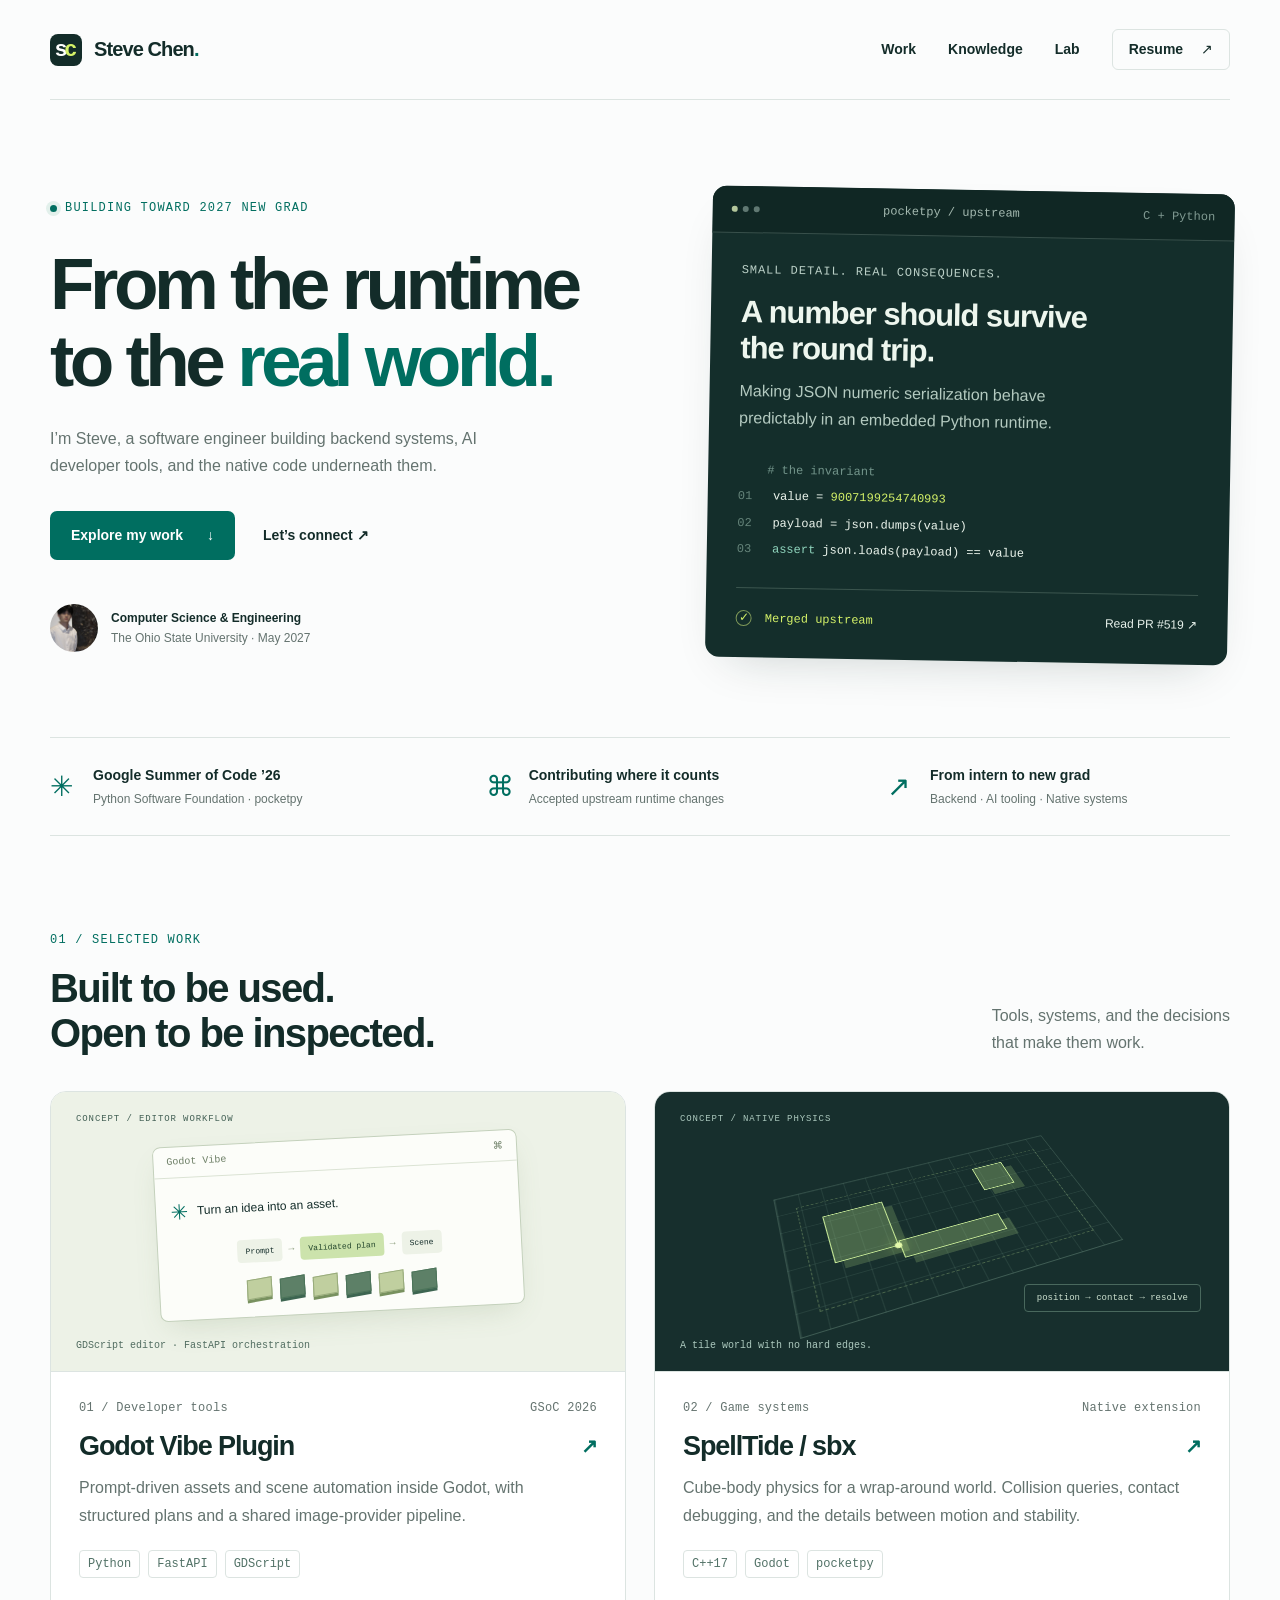
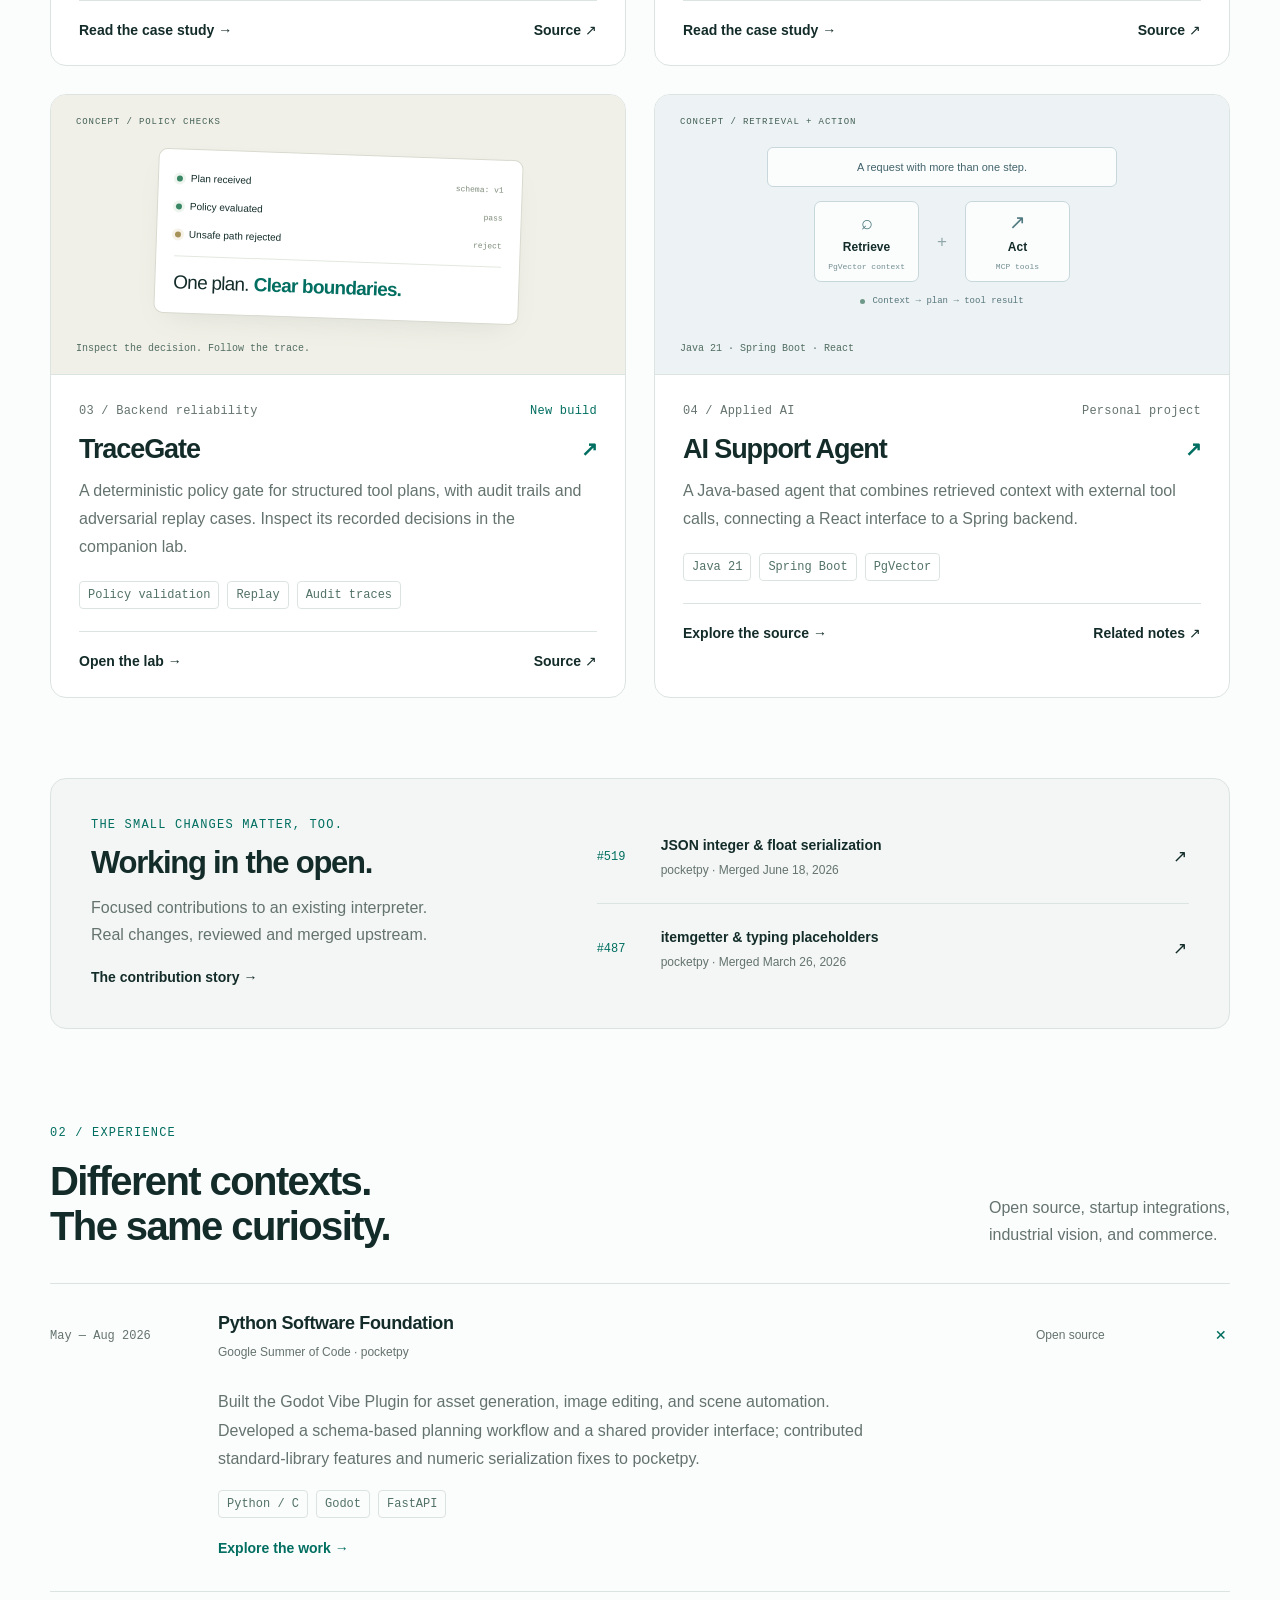
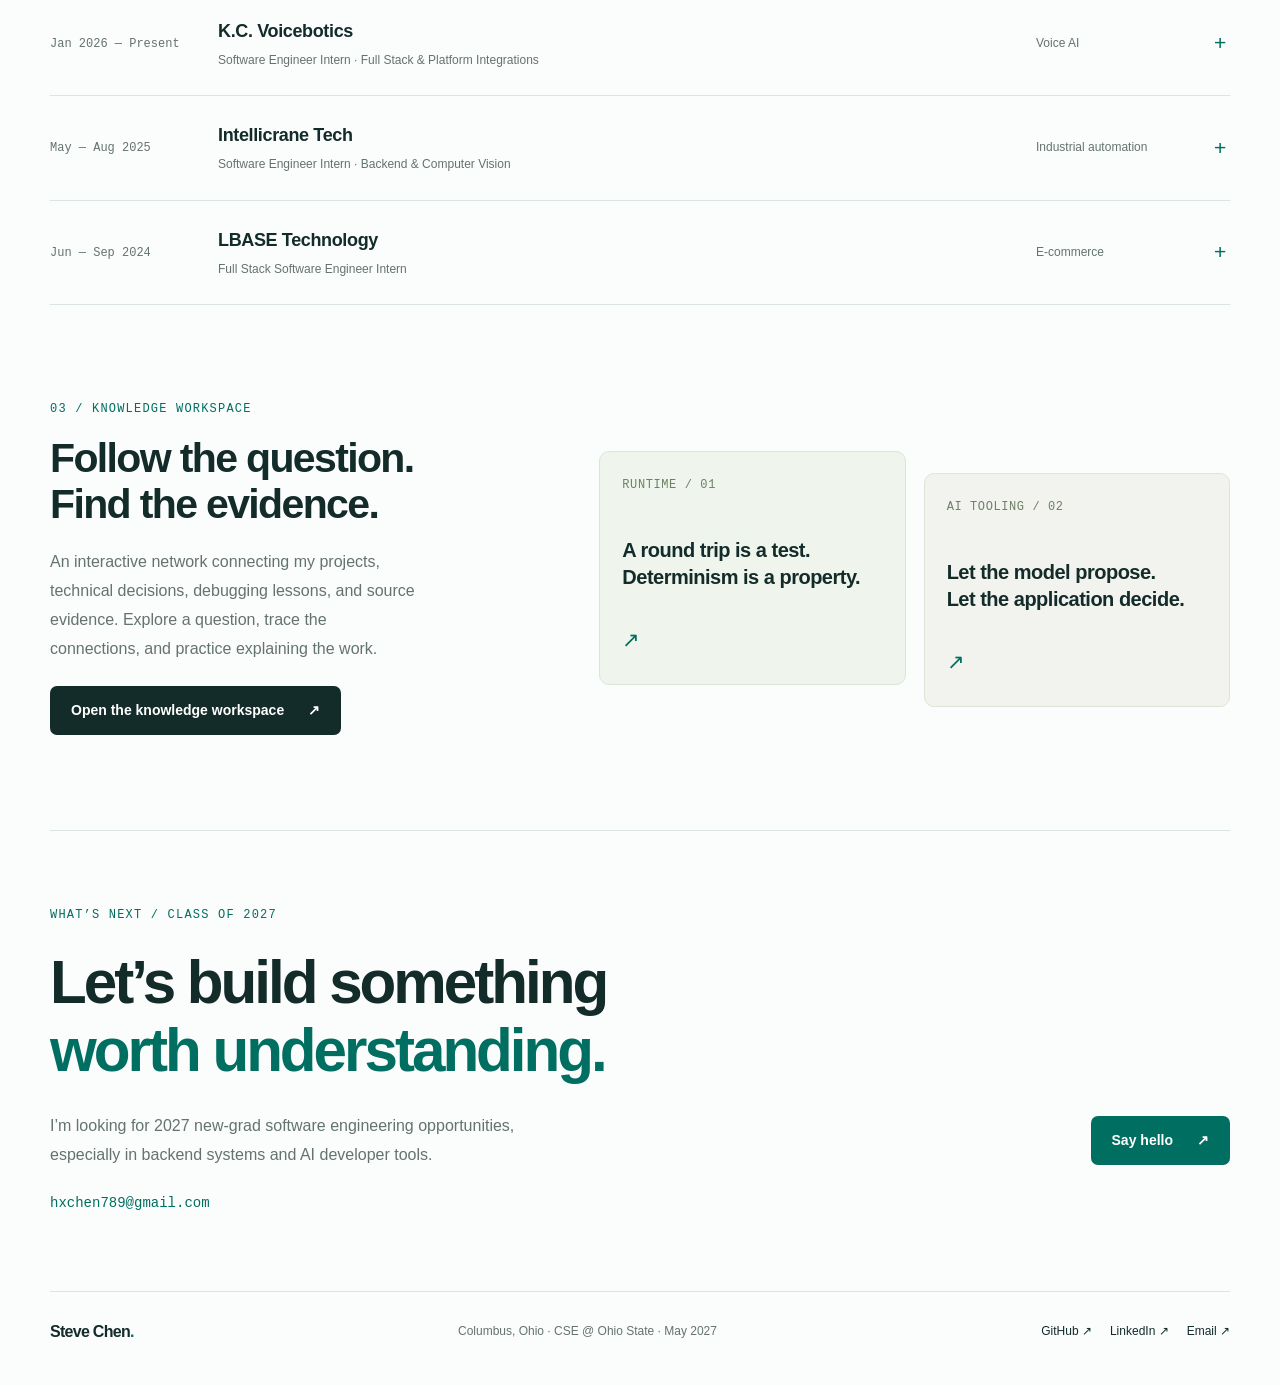
<file: index.html>
<!doctype html>
<html lang="en"><head><meta charset="utf-8"><meta name="viewport" content="width=device-width,initial-scale=1"><title>Steve Chen — Software Engineer · Class of 2027</title><meta name="description" content="Software engineer working across backend systems, AI developer tools, and native runtimes. Ohio State CSE, May 2027. GSoC 2026 and merged pocketpy contributions."><meta name="theme-color" content="#132c29"><meta property="og:title" content="Steve Chen — Software Engineer · Class of 2027"><meta property="og:description" content="Software engineer working across backend systems, AI developer tools, and native runtimes. Ohio State CSE, May 2027. GSoC 2026 and merged pocketpy contributions."><meta property="og:type" content="website"><link rel="icon" href="assets/favicon.svg" type="image/svg+xml"><link rel="stylesheet" href="styles.css"></head><body><a class="skip-link" href="#main">Skip to content</a>
<header class="site-header container">
  <a class="nav-mark" href="index.html" aria-label="Steve Chen home"><span class="monogram" aria-hidden="true">s<span>c</span></span>Steve Chen<span class="brand-dot">.</span></a>
  <nav class="nav-links" aria-label="Main navigation"><a href="index.html#work">Work</a><a href="knowledge.html">Knowledge</a><a href="lab.html">Lab</a><a class="nav-resume" href="assets/Steve_Chen_Resume.pdf">Resume <span aria-hidden="true">↗</span></a></nav>
</header>
<main id="main">
<section class="hero container" aria-labelledby="hero-title">
  <div class="hero-copy"><p class="eyebrow availability"><span class="status-dot"></span> Building toward 2027 new grad</p>
    <h1 id="hero-title">From the runtime<br>to the <span class="accent-text">real world.</span></h1>
    <p class="hero-description">I’m Steve, a software engineer building backend systems, AI developer tools, and the native code underneath them.</p>
    <div class="hero-actions"><a class="button button-primary" href="#work">Explore my work <span aria-hidden="true">↓</span></a><a class="text-link" href="mailto:hxchen789@gmail.com">Let’s connect <span aria-hidden="true">↗</span></a></div>
    <div class="hero-person"><img src="assets/avatar-crop.png" alt="Steve Chen" width="48" height="48"><p><strong>Computer Science &amp; Engineering</strong><span>The Ohio State University · May 2027</span></p></div>
  </div>
  <aside class="code-card" aria-label="Featured open-source contribution">
    <div class="code-top"><span><i></i><i></i><i></i></span><span>pocketpy / upstream</span><span class="code-file">C + Python</span></div>
    <div class="code-card-body"><p class="code-kicker">SMALL DETAIL. REAL CONSEQUENCES.</p><h2>A number should survive<br>the round trip.</h2><p class="code-explainer">Making JSON numeric serialization behave predictably in an embedded Python runtime.</p>
    <div class="code-snippet" aria-label="Illustrative round-trip invariant"><span class="code-comment"># the invariant</span><code><span class="code-line"><b>01</b> value = <em>9007199254740993</em></span><span class="code-line"><b>02</b> payload = json.dumps(value)</span><span class="code-line"><b>03</b> <strong>assert</strong> json.loads(payload) == value</span></code></div>
    <div class="code-bottom"><span class="merged-badge"><span aria-hidden="true">✓</span> Merged upstream</span><a href="https://github.com/pocketpy/pocketpy/pull/519">Read PR #519 <span aria-hidden="true">↗</span></a></div></div>
  </aside>
</section>
<div class="proof-strip container" aria-label="Background highlights"><p><span class="proof-symbol" aria-hidden="true">✳</span><span><strong>Google Summer of Code ’26</strong><small>Python Software Foundation · pocketpy</small></span></p><p><span class="proof-symbol" aria-hidden="true">⌘</span><span><strong>Contributing where it counts</strong><small>Accepted upstream runtime changes</small></span></p><p><span class="proof-symbol" aria-hidden="true">↗</span><span><strong>From intern to new grad</strong><small>Backend · AI tooling · Native systems</small></span></p></div>
<section class="section container" id="work" aria-labelledby="work-title">
  <div class="section-head"><div><p class="eyebrow">01 / Selected work</p><h2 id="work-title">Built to be used.<br>Open to be inspected.</h2></div><p>Tools, systems, and the decisions<br class="desktop-break"> that make them work.</p></div>
  <div class="project-grid">
    <article class="project-card"><a class="project-visual vibe-visual" href="case-study.html?id=godot" tabindex="-1" aria-hidden="true"><span class="visual-label">CONCEPT / EDITOR WORKFLOW</span><div class="vibe-window"><div class="window-top"><span>Godot Vibe</span><span>⌘</span></div><div class="vibe-prompt"><span>✳</span> Turn an idea into an asset.</div><div class="pipeline"><span>Prompt</span><b>→</b><span class="highlight">Validated plan</span><b>→</b><span>Scene</span></div><div class="mini-tiles"><i></i><i></i><i></i><i></i><i></i><i></i></div></div><span class="visual-caption">GDScript editor · FastAPI orchestration</span></a><div class="project-copy"><div class="project-meta"><span>01 / Developer tools</span><span>GSoC 2026</span></div><h3><a href="case-study.html?id=godot">Godot Vibe Plugin <span aria-hidden="true">↗</span></a></h3><p>Prompt-driven assets and scene automation inside Godot, with structured plans and a shared image-provider pipeline.</p><ul class="tag-list" aria-label="Technologies"><li>Python</li><li>FastAPI</li><li>GDScript</li></ul><div class="project-links"><a href="case-study.html?id=godot">Read the case study →</a><a href="https://github.com/Steve5829/godot-vibe-plugin/tree/v2">Source ↗</a></div></div></article>
    <article class="project-card"><a class="project-visual physics-visual" href="case-study.html?id=spelltide" tabindex="-1" aria-hidden="true"><span class="visual-label">CONCEPT / NATIVE PHYSICS</span><div class="world-grid"><div class="world-boundary"></div><div class="world-object object-one"></div><div class="world-object object-two"></div><div class="world-object object-three"></div><span class="contact-point"></span><div class="physics-axis"></div></div><span class="physics-pill">position → contact → resolve</span><span class="visual-caption">A tile world with no hard edges.</span></a><div class="project-copy"><div class="project-meta"><span>02 / Game systems</span><span>Native extension</span></div><h3><a href="case-study.html?id=spelltide">SpellTide / sbx <span aria-hidden="true">↗</span></a></h3><p>Cube-body physics for a wrap-around world. Collision queries, contact debugging, and the details between motion and stability.</p><ul class="tag-list" aria-label="Technologies"><li>C++17</li><li>Godot</li><li>pocketpy</li></ul><div class="project-links"><a href="case-study.html?id=spelltide">Read the case study →</a><a href="https://github.com/Steve5829/sbx_extension">Source ↗</a></div></div></article>
    <article class="project-card"><a class="project-visual trace-visual" href="lab.html" tabindex="-1" aria-hidden="true"><span class="visual-label">CONCEPT / POLICY CHECKS</span><div class="trace-window"><div class="trace-row"><span class="trace-dot"></span><span>Plan received</span><code>schema: v1</code></div><div class="trace-row"><span class="trace-dot"></span><span>Policy evaluated</span><code>pass</code></div><div class="trace-row"><span class="trace-dot muted-dot"></span><span>Unsafe path rejected</span><code>reject</code></div><div class="trace-result"><span>One plan.</span><strong>Clear boundaries.</strong></div></div><span class="visual-caption">Inspect the decision. Follow the trace.</span></a><div class="project-copy"><div class="project-meta"><span>03 / Backend reliability</span><span class="new-label">New build</span></div><h3><a href="lab.html">TraceGate <span aria-hidden="true">↗</span></a></h3><p>A deterministic policy gate for structured tool plans, with audit trails and adversarial replay cases. Inspect its recorded decisions in the companion lab.</p><ul class="tag-list" aria-label="Topics"><li>Policy validation</li><li>Replay</li><li>Audit traces</li></ul><div class="project-links"><a href="lab.html">Open the lab →</a><a href="https://github.com/Steve5829/tracegate">Source ↗</a></div></div></article>
    <article class="project-card"><a class="project-visual agent-visual" href="https://github.com/Steve5829/emotion-ai-agent" tabindex="-1" aria-hidden="true"><span class="visual-label">CONCEPT / RETRIEVAL + ACTION</span><div class="agent-flow"><span class="agent-question">A request with more than one step.</span><div class="agent-branches"><div><span class="branch-icon">⌕</span><strong>Retrieve</strong><small>PgVector context</small></div><span class="branch-plus">+</span><div><span class="branch-icon">↗</span><strong>Act</strong><small>MCP tools</small></div></div><div class="agent-answer"><i></i> Context → plan → tool result</div></div><span class="visual-caption">Java 21 · Spring Boot · React</span></a><div class="project-copy"><div class="project-meta"><span>04 / Applied AI</span><span>Personal project</span></div><h3><a href="https://github.com/Steve5829/emotion-ai-agent">AI Support Agent <span aria-hidden="true">↗</span></a></h3><p>A Java-based agent that combines retrieved context with external tool calls, connecting a React interface to a Spring backend.</p><ul class="tag-list" aria-label="Technologies"><li>Java 21</li><li>Spring Boot</li><li>PgVector</li></ul><div class="project-links"><a href="https://github.com/Steve5829/emotion-ai-agent">Explore the source →</a><a href="notes.html?category=AI+tooling">Related notes ↗</a></div></div></article>
  </div>
</section>
<section class="upstream-section container" aria-labelledby="upstream-title"><div><p class="eyebrow">The small changes matter, too.</p><h2 id="upstream-title">Working in the open.</h2><p>Focused contributions to an existing interpreter.<br>Real changes, reviewed and merged upstream.</p><a class="text-link" href="case-study.html?id=pocketpy">The contribution story →</a></div><div class="upstream-list"><a href="https://github.com/pocketpy/pocketpy/pull/519"><span class="pr-number">#519</span><span><strong>JSON integer &amp; float serialization</strong><small>pocketpy · Merged June 18, 2026</small></span><span aria-hidden="true">↗</span></a><a href="https://github.com/pocketpy/pocketpy/pull/487"><span class="pr-number">#487</span><span><strong>itemgetter &amp; typing placeholders</strong><small>pocketpy · Merged March 26, 2026</small></span><span aria-hidden="true">↗</span></a></div></section>
<section class="section container" id="experience" aria-labelledby="experience-title"><div class="section-head"><div><p class="eyebrow">02 / Experience</p><h2 id="experience-title">Different contexts.<br>The same curiosity.</h2></div><p>Open source, startup integrations,<br class="desktop-break"> industrial vision, and commerce.</p></div><div class="experience-list">
<details class="experience-item" open><summary><span class="experience-date">May — Aug 2026</span><span class="experience-name"><strong>Python Software Foundation</strong><span>Google Summer of Code · pocketpy</span></span><span class="experience-kind">Open source</span><span class="details-plus" aria-hidden="true">+</span></summary><div class="experience-body"><p>Built the Godot Vibe Plugin for asset generation, image editing, and scene automation. Developed a schema-based planning workflow and a shared provider interface; contributed standard-library features and numeric serialization fixes to pocketpy.</p><div class="tag-list"><span>Python / C</span><span>Godot</span><span>FastAPI</span></div><a class="text-link" href="case-study.html?id=godot">Explore the work →</a></div></details>
<details class="experience-item"><summary><span class="experience-date">Jan 2026 — Present</span><span class="experience-name"><strong>K.C. Voicebotics</strong><span>Software Engineer Intern · Full Stack &amp; Platform Integrations</span></span><span class="experience-kind">Voice AI</span><span class="details-plus" aria-hidden="true">+</span></summary><div class="experience-body"><p>Built tenant-aware OAuth integrations with dynamic redirects and token refresh. Worked on Spring Boot routing, batched downstream API calls, and idempotent webhooks with backoff retries for operator preview and approval workflows.</p><div class="tag-list"><span>Spring Boot</span><span>React</span><span>OAuth 2.0</span></div><a class="text-link" href="case-study.html?id=integrations">Read the case study →</a></div></details>
<details class="experience-item"><summary><span class="experience-date">May — Aug 2025</span><span class="experience-name"><strong>Intellicrane Tech</strong><span>Software Engineer Intern · Backend &amp; Computer Vision</span></span><span class="experience-kind">Industrial automation</span><span class="details-plus" aria-hidden="true">+</span></summary><div class="experience-body"><p>Worked on a hardware-in-the-loop inspection service using YOLOv5 and Flask. Applied post-training quantization for edge inference, decoupled media ingestion through AWS S3, and tested REST and storage paths with PyTest.</p><div class="tag-list"><span>YOLOv5</span><span>Flask</span><span>AWS S3</span></div></div></details>
<details class="experience-item"><summary><span class="experience-date">Jun — Sep 2024</span><span class="experience-name"><strong>LBASE Technology</strong><span>Full Stack Software Engineer Intern</span></span><span class="experience-kind">E-commerce</span><span class="details-plus" aria-hidden="true">+</span></summary><div class="experience-body"><p>Improved PostgreSQL access patterns with schema normalization and covering indexes, supported by Redis cache-aside. Hardened Stripe payment retries with idempotency keys and transactional writes, with GitHub Actions checks ahead of Docker deployments.</p><div class="tag-list"><span>PostgreSQL</span><span>Redis</span><span>Stripe</span></div></div></details>
</div></section>
<section class="notebook-teaser container" aria-labelledby="notebook-title"><div><p class="eyebrow">03 / Knowledge workspace</p><h2 id="notebook-title">Follow the question.<br>Find the evidence.</h2><p>An interactive network connecting my projects, technical decisions, debugging lessons, and source evidence. Explore a question, trace the connections, and practice explaining the work.</p><a class="button button-dark" href="knowledge.html">Open the knowledge workspace <span aria-hidden="true">↗</span></a></div><div class="teaser-notes"><a href="knowledge.html?node=numeric-roundtrip"><span>RUNTIME / 01</span><h3>A round trip is a test.<br>Determinism is a property.</h3><span class="teaser-arrow" aria-hidden="true">↗</span></a><a href="knowledge.html?node=structured-plans"><span>AI TOOLING / 02</span><h3>Let the model propose.<br>Let the application decide.</h3><span class="teaser-arrow" aria-hidden="true">↗</span></a></div></section>
<section class="contact-section container" id="contact"><p class="eyebrow">What’s next / Class of 2027</p><h2>Let’s build something<br><span class="accent-text">worth understanding.</span></h2><div class="contact-row"><p>I’m looking for 2027 new-grad software engineering opportunities,<br class="desktop-break"> especially in backend systems and AI developer tools.</p><a class="button button-primary" href="mailto:hxchen789@gmail.com">Say hello <span aria-hidden="true">↗</span></a></div><a class="contact-email" href="mailto:hxchen789@gmail.com">hxchen789@gmail.com</a></section>
</main><footer class="site-footer container"><a class="nav-mark" href="index.html">Steve Chen<span class="brand-dot">.</span></a><p>Columbus, Ohio · CSE @ Ohio State · May 2027</p><div><a href="https://github.com/Steve5829">GitHub ↗</a><a href="https://www.linkedin.com/in/steve-chen-593265366/">LinkedIn ↗</a><a href="mailto:hxchen789@gmail.com">Email ↗</a></div></footer><script src="script.js" defer></script></body></html>
</file>
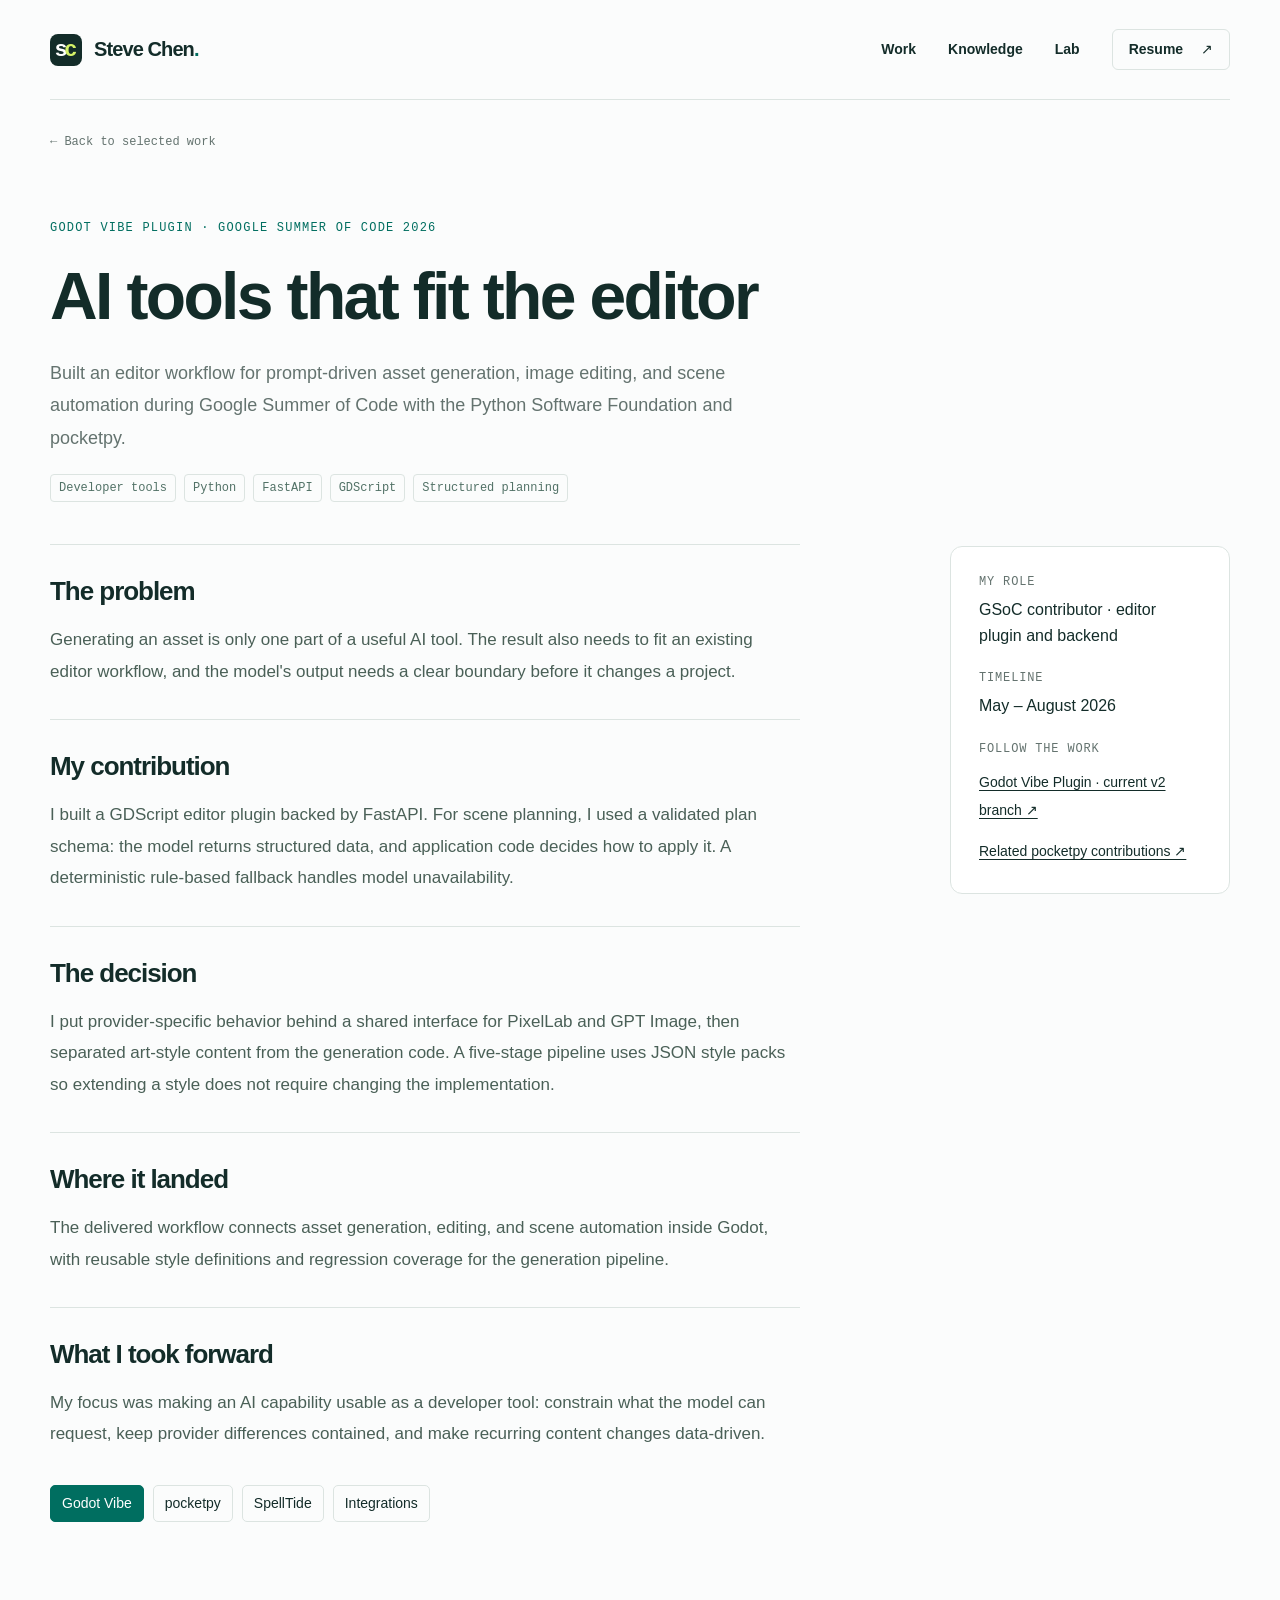
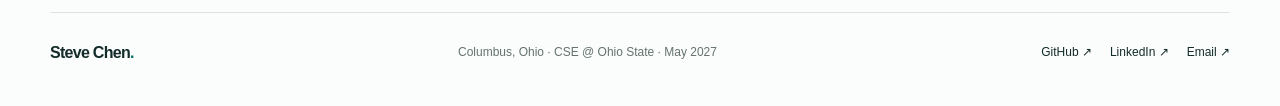
<file: case-study.html>
<!doctype html>
<html lang="en"><head><meta charset="utf-8"><meta name="viewport" content="width=device-width,initial-scale=1"><title>Case studies — Steve Chen</title><meta name="description" content="Engineering decisions behind Steve Chen’s Godot tools, pocketpy contributions, native physics, and backend integrations."><meta name="theme-color" content="#132c29"><meta property="og:title" content="Case studies — Steve Chen"><meta property="og:description" content="Engineering decisions behind Steve Chen’s Godot tools, pocketpy contributions, native physics, and backend integrations."><meta property="og:type" content="website"><link rel="icon" href="assets/favicon.svg" type="image/svg+xml"><link rel="stylesheet" href="styles.css"></head><body><a class="skip-link" href="#main">Skip to content</a>
<header class="site-header container">
  <a class="nav-mark" href="index.html" aria-label="Steve Chen home"><span class="monogram" aria-hidden="true">s<span>c</span></span>Steve Chen<span class="brand-dot">.</span></a>
  <nav class="nav-links" aria-label="Main navigation"><a href="index.html#work">Work</a><a href="knowledge.html">Knowledge</a><a href="lab.html">Lab</a><a class="nav-resume" href="assets/Steve_Chen_Resume.pdf">Resume <span aria-hidden="true">↗</span></a></nav>
</header>
<main id="main" class="container"><a class="back-link" href="index.html#work">← Back to selected work</a><div id="case-root"><section class="page-hero"><p class="eyebrow">Engineering / Case studies</p><h1>How the work works.</h1><p>Loading the project story…</p></section></div><noscript><p>These case studies use JavaScript to load their content. You can read the public work directly: <a href="https://github.com/Steve5829/godot-vibe-plugin/tree/v2">Godot Vibe</a>, <a href="https://github.com/pocketpy/pocketpy/pull/519">pocketpy PR #519</a>, or <a href="https://github.com/Steve5829/sbx_extension">sbx_extension</a>. The <a href="data/cases.json">case-study text</a> is also available as a data file.</p></noscript></main><footer class="site-footer container"><a class="nav-mark" href="index.html">Steve Chen<span class="brand-dot">.</span></a><p>Columbus, Ohio · CSE @ Ohio State · May 2027</p><div><a href="https://github.com/Steve5829">GitHub ↗</a><a href="https://www.linkedin.com/in/steve-chen-593265366/">LinkedIn ↗</a><a href="mailto:hxchen789@gmail.com">Email ↗</a></div></footer><script src="script.js" defer></script><script src="case-study.js" defer></script></body></html>
</file>
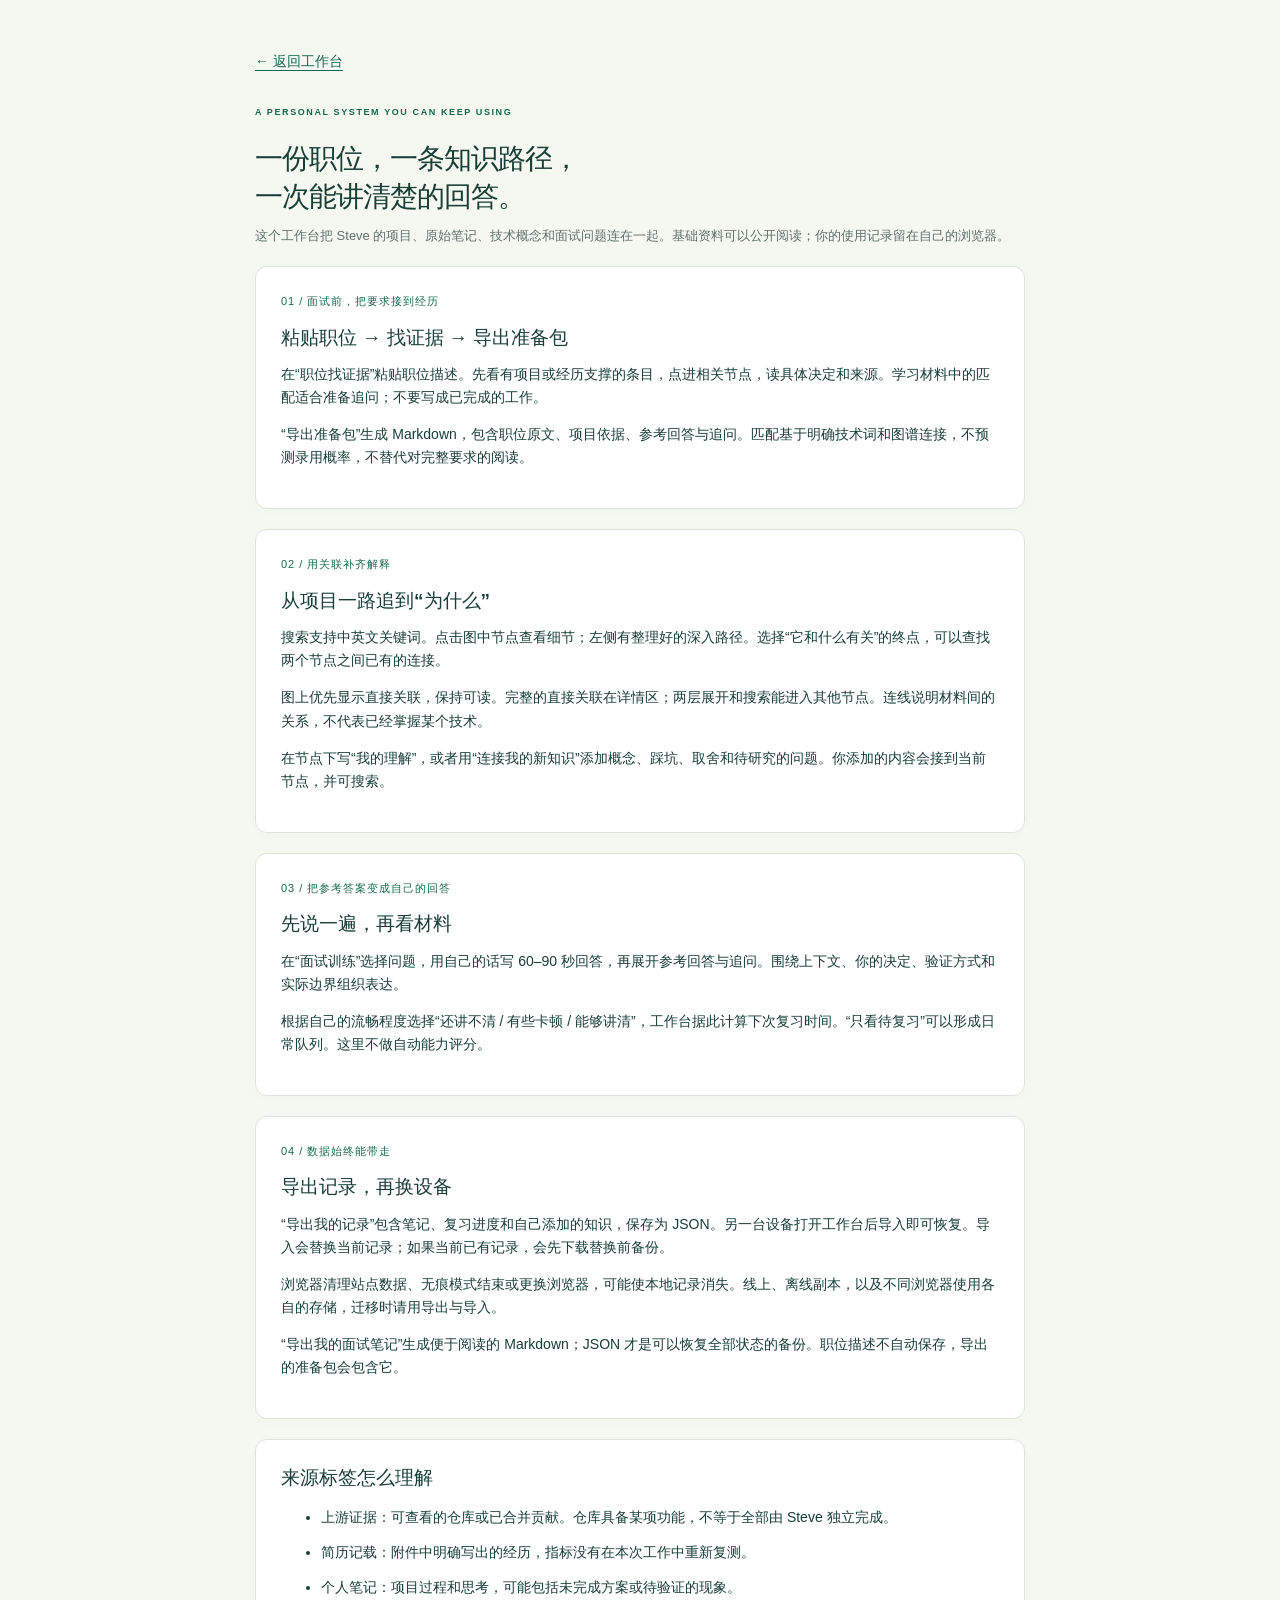
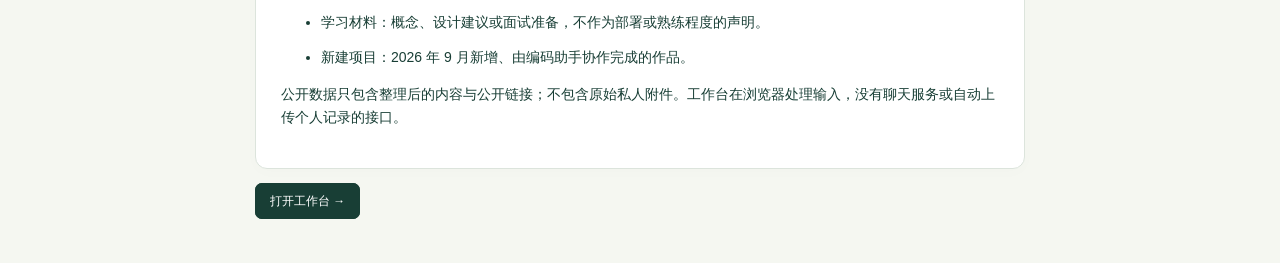
<file: knowledge-guide.html>
<!doctype html><html lang="zh-CN"><head><meta charset="utf-8"><meta name="viewport" content="width=device-width,initial-scale=1"><title>使用说明 — Steve’s Knowledge Workspace</title><link rel="stylesheet" href="knowledge.css"><link rel="icon" href="assets/favicon.svg"></head><body><main class="guide-page"><a href="knowledge.html">← 返回工作台</a><p class="eyebrow" style="margin-top:32px">A PERSONAL SYSTEM YOU CAN KEEP USING</p><h1>一份职位，一条知识路径，<br>一次能讲清楚的回答。</h1><p class="muted">这个工作台把 Steve 的项目、原始笔记、技术概念和面试问题连在一起。基础资料可以公开阅读；你的使用记录留在自己的浏览器。</p><section class="panel"><p class="step">01 / 面试前，把要求接到经历</p><h2>粘贴职位 → 找证据 → 导出准备包</h2><p>在“职位找证据”粘贴职位描述。先看有项目或经历支撑的条目，点进相关节点，读具体决定和来源。学习材料中的匹配适合准备追问；不要写成已完成的工作。</p><p>“导出准备包”生成 Markdown，包含职位原文、项目依据、参考回答与追问。匹配基于明确技术词和图谱连接，不预测录用概率，不替代对完整要求的阅读。</p></section><section class="panel"><p class="step">02 / 用关联补齐解释</p><h2>从项目一路追到“为什么”</h2><p>搜索支持中英文关键词。点击图中节点查看细节；左侧有整理好的深入路径。选择“它和什么有关”的终点，可以查找两个节点之间已有的连接。</p><p>图上优先显示直接关联，保持可读。完整的直接关联在详情区；两层展开和搜索能进入其他节点。连线说明材料间的关系，不代表已经掌握某个技术。</p><p>在节点下写“我的理解”，或者用“连接我的新知识”添加概念、踩坑、取舍和待研究的问题。你添加的内容会接到当前节点，并可搜索。</p></section><section class="panel"><p class="step">03 / 把参考答案变成自己的回答</p><h2>先说一遍，再看材料</h2><p>在“面试训练”选择问题，用自己的话写 60–90 秒回答，再展开参考回答与追问。围绕上下文、你的决定、验证方式和实际边界组织表达。</p><p>根据自己的流畅程度选择“还讲不清 / 有些卡顿 / 能够讲清”，工作台据此计算下次复习时间。“只看待复习”可以形成日常队列。这里不做自动能力评分。</p></section><section class="panel"><p class="step">04 / 数据始终能带走</p><h2>导出记录，再换设备</h2><p>“导出我的记录”包含笔记、复习进度和自己添加的知识，保存为 JSON。另一台设备打开工作台后导入即可恢复。导入会替换当前记录；如果当前已有记录，会先下载替换前备份。</p><p>浏览器清理站点数据、无痕模式结束或更换浏览器，可能使本地记录消失。线上、离线副本，以及不同浏览器使用各自的存储，迁移时请用导出与导入。</p><p>“导出我的面试笔记”生成便于阅读的 Markdown；JSON 才是可以恢复全部状态的备份。职位描述不自动保存，导出的准备包会包含它。</p></section><section class="panel"><h2>来源标签怎么理解</h2><ul><li><strong>上游证据：</strong>可查看的仓库或已合并贡献。仓库具备某项功能，不等于全部由 Steve 独立完成。</li><li><strong>简历记载：</strong>附件中明确写出的经历，指标没有在本次工作中重新复测。</li><li><strong>个人笔记：</strong>项目过程和思考，可能包括未完成方案或待验证的现象。</li><li><strong>学习材料：</strong>概念、设计建议或面试准备，不作为部署或熟练程度的声明。</li><li><strong>新建项目：</strong>2026 年 9 月新增、由编码助手协作完成的作品。</li></ul><p>公开数据只包含整理后的内容与公开链接；不包含原始私人附件。工作台在浏览器处理输入，没有聊天服务或自动上传个人记录的接口。</p></section><a class="primary" href="knowledge.html">打开工作台 →</a></main></body></html>
</file>
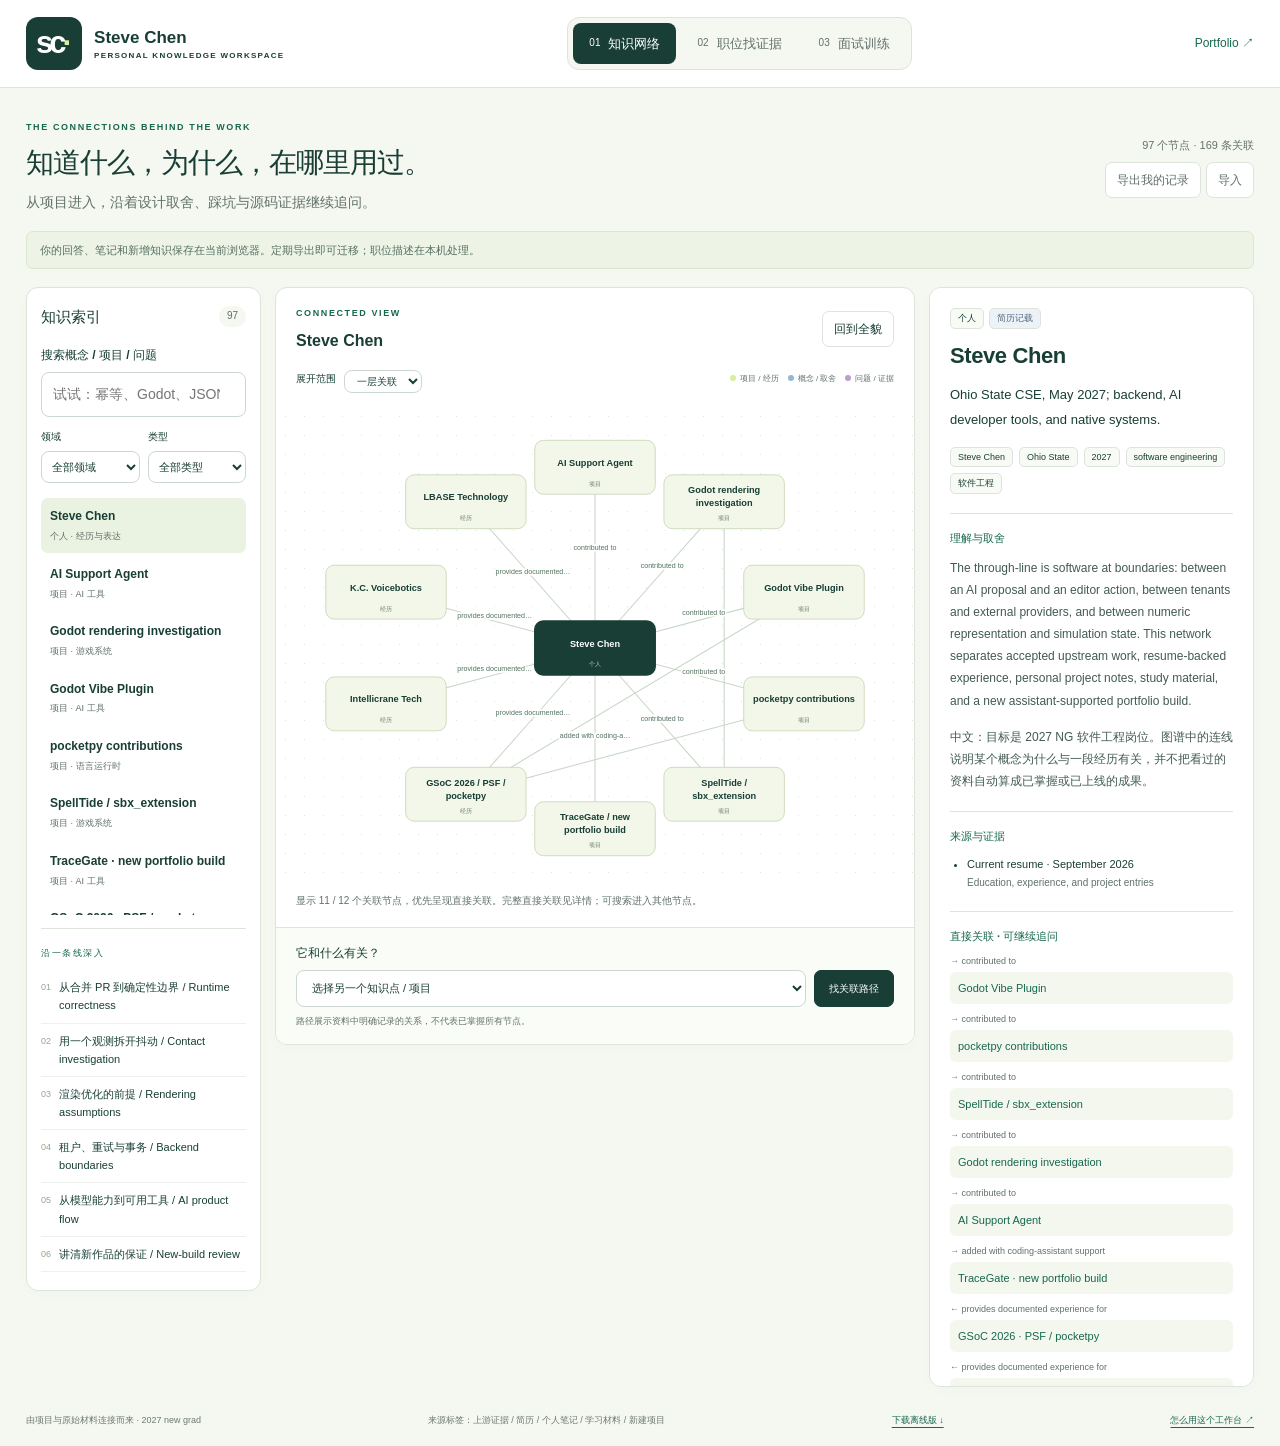
<file: knowledge.html>
<!doctype html>
<html lang="zh-CN">
<head>
  <meta charset="utf-8"><meta name="viewport" content="width=device-width,initial-scale=1">
  <title>Steve’s Knowledge Workspace — 项目 · 知识 · 面试</title>
  <meta name="description" content="Steve Chen 的个人知识网络：连接项目、设计取舍、踩坑与源码证据。职位找证据、面试练习与可导出的个人学习记录。">
  <meta name="theme-color" content="#173f36"><link rel="icon" href="assets/favicon.svg" type="image/svg+xml">
  <link rel="stylesheet" href="knowledge.css">
  <script src="knowledge-data.js" defer></script><script src="knowledge-engine.js" defer></script><script src="knowledge.js" defer></script>
</head>
<body>
<a class="skip" href="#main">跳到工作区</a>
<header class="topbar">
  <a class="brand" href="https://steve5829.github.io/personal-website/"><span class="brand-mark">sc<span>·</span></span><span>Steve Chen<small>PERSONAL KNOWLEDGE WORKSPACE</small></span></a>
  <nav aria-label="工作区"><button class="mode active" data-mode="graph" aria-pressed="true">01 <span>知识网络</span></button><button class="mode" data-mode="job" aria-pressed="false">02 <span>职位找证据</span></button><button class="mode" data-mode="practice" aria-pressed="false">03 <span>面试训练</span></button></nav>
  <a class="portfolio-link" href="https://steve5829.github.io/personal-website/">Portfolio ↗</a>
</header>
<main id="main">
  <section class="workspace-heading"><div><p class="eyebrow">THE CONNECTIONS BEHIND THE WORK</p><h1 id="mode-title">知道什么，为什么，在哪里用过。</h1><p id="mode-description">从项目进入，沿着设计取舍、踩坑与源码证据继续追问。</p></div><div class="workspace-meta"><span id="graph-stats"></span><div><button class="quiet" id="export-state">导出我的记录</button><button class="quiet" id="import-state">导入</button><input type="file" id="import-file" accept=".json,application/json" hidden></div></div></section>
  <p class="notice" id="storage-note">你的回答、笔记和新增知识保存在当前浏览器。定期导出即可迁移；职位描述在本机处理。</p>
  <div id="status" role="status" aria-live="polite"></div>
  <section id="graph-mode" class="mode-panel">
    <div class="knowledge-layout">
      <aside class="library panel" aria-label="知识索引">
        <div class="panel-top"><h2>知识索引</h2><span id="index-count" class="count"></span></div>
        <label class="search-label" for="node-search">搜索概念 / 项目 / 问题</label><input id="node-search" type="search" placeholder="试试：幂等、Godot、JSON" autocomplete="off">
        <div class="filter-row"><label>领域<select id="domain-filter"><option value="">全部领域</option><option value="backend">后端系统</option><option value="runtime">语言运行时</option><option value="ai">AI 工具</option><option value="game">游戏系统</option><option value="career">经历与表达</option></select></label><label>类型<select id="type-filter"><option value="">全部类型</option><option value="project">项目</option><option value="experience">经历</option><option value="concept">概念</option><option value="decision">设计取舍</option><option value="pitfall">踩坑</option><option value="evidence">证据</option><option value="question">面试问题</option></select></label></div>
        <div id="node-results" class="node-results"></div>
        <div class="paths"><p class="eyebrow">沿一条线深入</p><div id="learning-paths"></div></div>
      </aside>
      <section class="graph-panel panel" aria-labelledby="graph-title">
        <div class="panel-top"><div><p class="eyebrow">CONNECTED VIEW</p><h2 id="graph-title">项目背后的联系</h2></div><button id="reset-graph" class="quiet">回到全貌</button></div>
        <div class="graph-tools"><label>展开范围<select id="graph-depth"><option value="1">一层关联</option><option value="2">两层关联</option></select></label><div class="graph-key"><span class="key-project">项目 / 经历</span><span class="key-concept">概念 / 取舍</span><span class="key-question">问题 / 证据</span></div></div>
        <div class="graph-canvas"><svg id="network" viewBox="0 0 900 680" aria-label="可交互的知识关系图" role="group"></svg></div>
        <p id="graph-caption" class="graph-caption"></p>
        <div id="path-banner" class="path-banner" hidden></div>
        <div class="connection-finder"><label for="path-target">它和什么有关？</label><div><select id="path-target" aria-label="选择连接终点"></select><button class="primary" id="find-path">找关联路径</button></div><p>路径展示资料中明确记录的关系，不代表已掌握所有节点。</p></div>
      </section>
      <aside id="inspector" class="inspector panel" aria-label="节点详情"></aside>
    </div>
  </section>
  <section id="job-mode" class="mode-panel" hidden>
    <div class="job-layout">
      <section class="panel job-input"><p class="eyebrow">TURN REQUIREMENTS INTO STORIES</p><h2>把职位要求，落到你的经历上。</h2><p class="muted">粘贴职位描述，找到相关项目、可讲的取舍和下一步要补的知识。</p><label for="job-text">职位描述</label><textarea id="job-text" rows="15" maxlength="50000" placeholder="Paste a software engineering job description here…"></textarea><div class="button-row"><button id="match-job" class="primary">找出我的证据</button><button id="sample-job" class="quiet">载入示例职位</button></div><p class="fine-print">按明确技术词及别名匹配，不打虚构的录用概率或 ATS 分数。没有匹配，不等于你没有能力；匹配也不代表满足全部要求。</p></section>
      <section class="panel job-output" aria-label="职位关联结果"><div class="panel-top"><h2>你的面试素材</h2><button id="export-job" class="quiet" disabled>导出准备包 ↓</button></div><div id="job-results"><div class="empty-state"><span class="empty-symbol">↗</span><h3>要求 → 真实经历 → 可讲的回答</h3><p>结果会区分有项目或经历支撑的内容、学习材料，以及暂未找到证据的技术词。</p></div></div></section>
    </div>
  </section>
  <section id="practice-mode" class="mode-panel" hidden>
    <div class="practice-layout"><aside class="panel practice-queue"><div class="panel-top"><h2>练习队列</h2><span id="due-count" class="count"></span></div><label for="practice-domain">选择领域</label><select id="practice-domain"><option value="">全部领域</option><option value="backend">后端系统</option><option value="runtime">语言运行时</option><option value="ai">AI 工具</option><option value="game">游戏系统</option><option value="career">经历与表达</option></select><label class="checkbox"><input type="checkbox" id="due-only">只看待复习 / 未练习</label><div id="question-list"></div></aside><section class="panel practice-card" id="practice-card"></section><aside class="panel practice-guide"><p class="eyebrow">MAKE THE ANSWER YOURS</p><h2>把“知道”讲成“做过”。</h2><ol><li><strong>上下文</strong><span>要解决什么问题，有哪些限制？</span></li><li><strong>你的决定</strong><span>比较过什么方案，为什么这样选？</span></li><li><strong>验证</strong><span>有什么测试、现象或数据支持？</span></li><li><strong>边界</strong><span>哪些是亲自完成，哪些仍在学习？</span></li></ol><p class="fine-print">参考回答是根据资料整理的练习底稿。复习时间由你的自评决定；这里没有自动评分，也不会把学习笔记变成工作经历。</p><button class="quiet" id="export-answers">导出我的面试笔记 ↓</button></aside></div>
  </section>
  <footer class="workspace-footer"><span>由项目与原始材料连接而来 · 2027 new grad</span><span>来源标签：上游证据 / 简历 / 个人笔记 / 学习材料 / 新建项目</span><a href="assets/Steve_Knowledge_Workspace.zip" download>下载离线版 ↓</a><a href="knowledge-guide.html">怎么用这个工作台 ↗</a></footer>
</main>
<dialog id="add-dialog"><form id="add-form"><div class="panel-top"><h2>把新知识接进来</h2><button type="button" id="close-dialog" class="quiet" aria-label="关闭">×</button></div><p class="muted" id="add-context"></p><label>标题<input id="add-label" required maxlength="100" placeholder="例如：Redis 缓存失效的一次排查"></label><div class="filter-row"><label>类型<select id="add-type"><option value="concept">概念</option><option value="pitfall">踩坑</option><option value="decision">设计取舍</option><option value="question">待研究的问题</option></select></label><label>来源<select id="add-level"><option value="study">学习材料</option><option value="personal-note">我的实践笔记</option></select></label></div><label>内容<textarea id="add-details" required rows="6" maxlength="8000" placeholder="记录问题、解释、例子，或你的实际处理过程。"></textarea></label><label>来源链接（可选）<input id="add-source" type="url" placeholder="https://…"></label><button type="submit" class="primary">保存并连接到当前节点</button><p class="fine-print">仅保存在你的浏览器，导出记录可以备份。</p></form></dialog>
<noscript>这个工作台需要开启 JavaScript。基础内容可在个人网站的项目案例中阅读。</noscript>
</body></html>
</file>
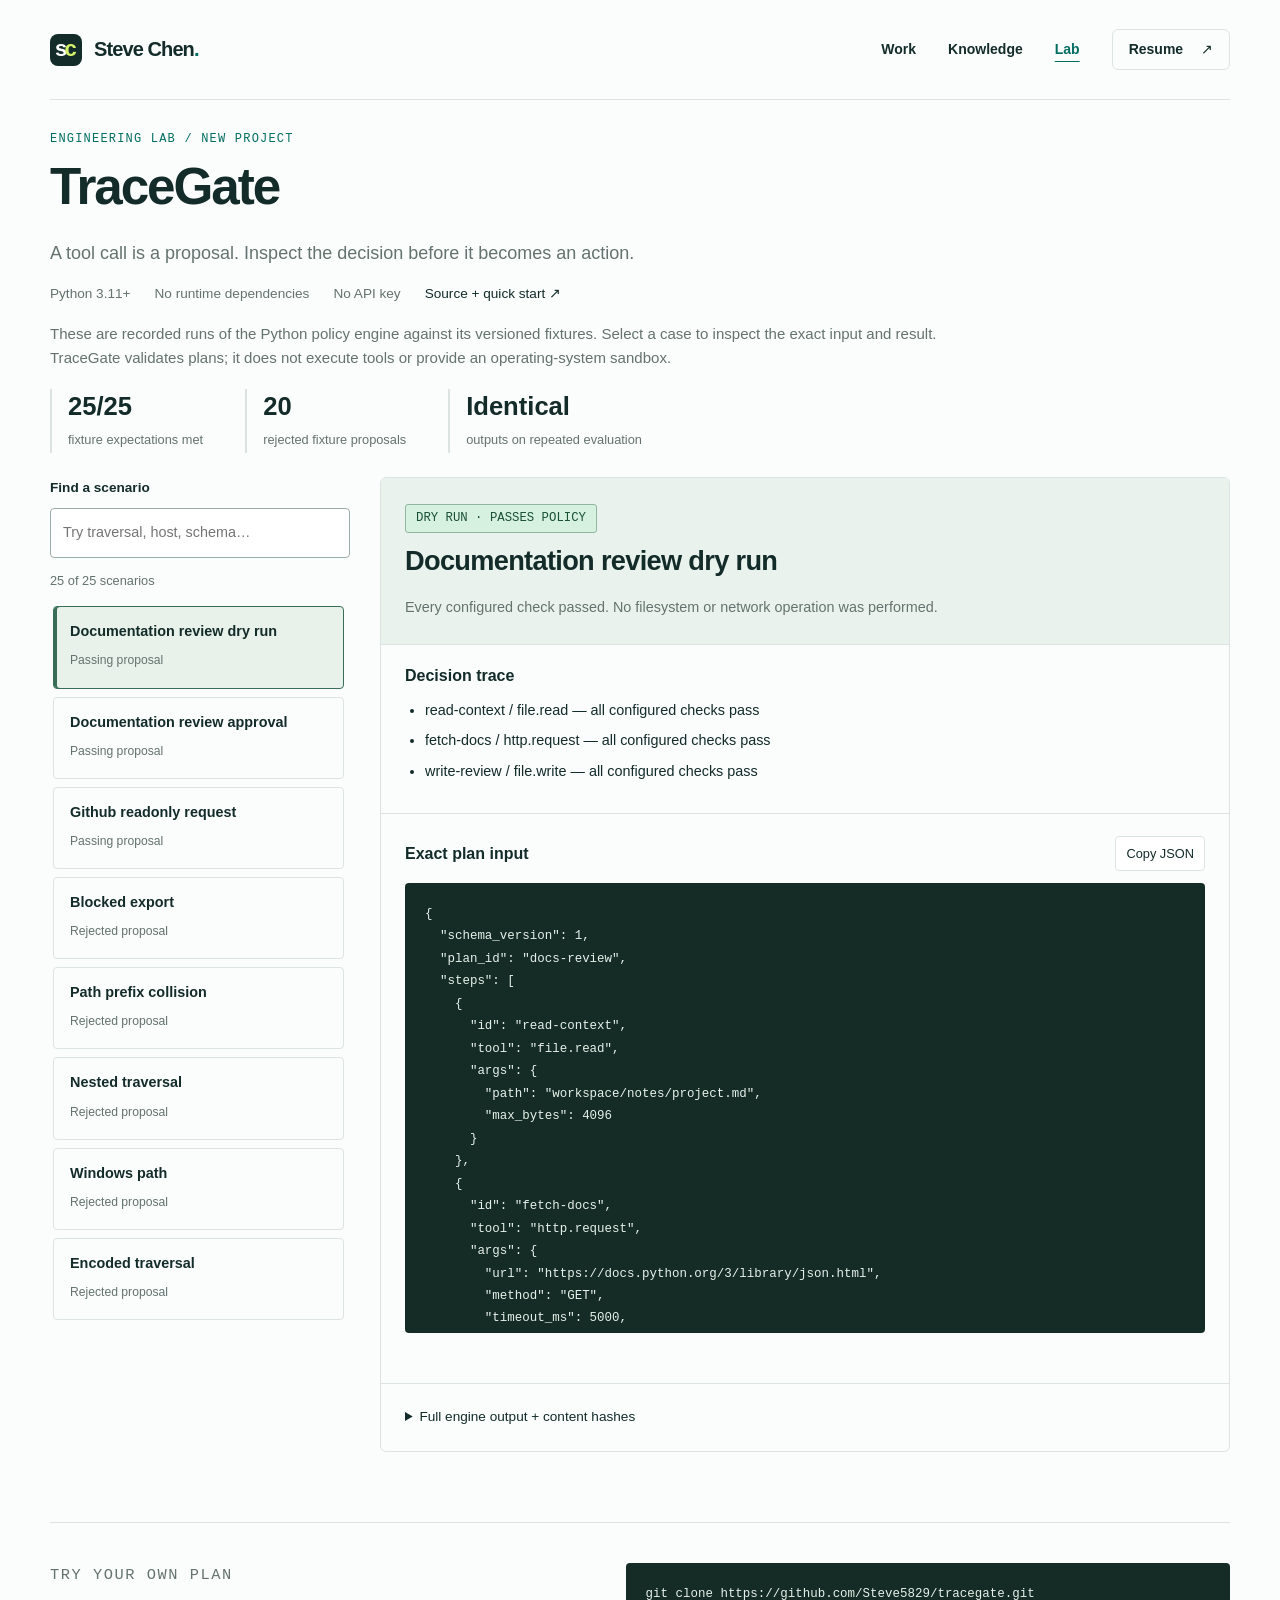
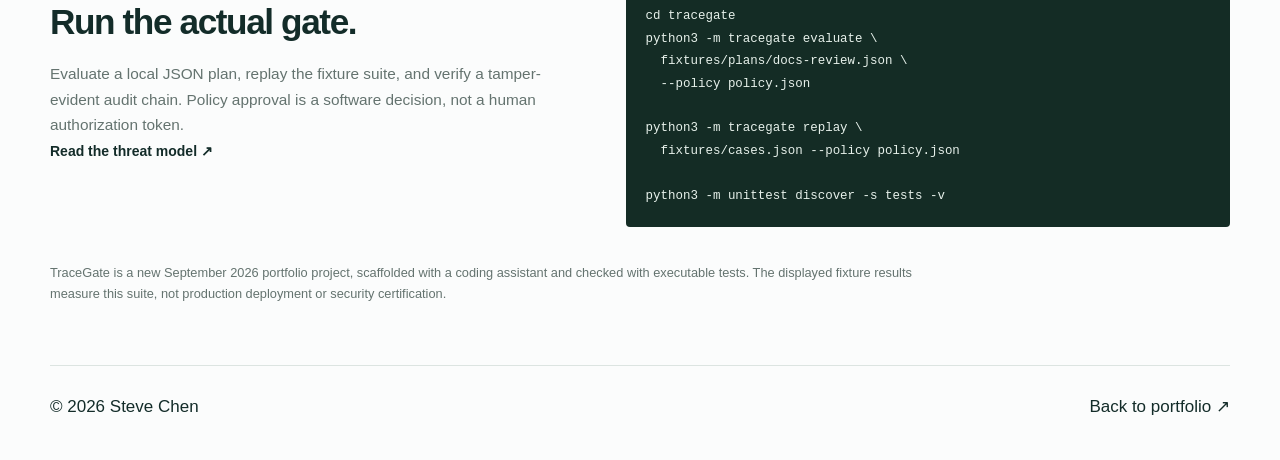
<file: lab.html>
<!doctype html>
<html lang="en">
<head>
  <meta charset="utf-8"><meta name="viewport" content="width=device-width, initial-scale=1">
  <title>TraceGate Lab — Steve Chen</title>
  <meta name="description" content="Inspect tool-plan policy decisions and adversarial replay cases from TraceGate, a dependency-free Python engineering project by Steve Chen.">
  <link rel="icon" href="assets/favicon.svg" type="image/svg+xml"><link rel="stylesheet" href="styles.css"><link rel="stylesheet" href="lab.css">
  <script src="lab.js" defer></script>
</head>
<body>
  <a class="skip-link" href="#main">Skip to content</a>
  <header class="site-header container">
  <a class="nav-mark" href="index.html" aria-label="Steve Chen home"><span class="monogram" aria-hidden="true">s<span>c</span></span>Steve Chen<span class="brand-dot">.</span></a>
  <nav class="nav-links" aria-label="Main navigation"><a href="index.html#work">Work</a><a href="knowledge.html">Knowledge</a><a href="lab.html" aria-current="page">Lab</a><a class="nav-resume" href="assets/Steve_Chen_Resume.pdf">Resume <span aria-hidden="true">↗</span></a></nav>
</header>
  <main id="main" class="container">
    <section class="page-hero lab-heading"><p class="eyebrow">ENGINEERING LAB / NEW PROJECT</p><h1>TraceGate</h1><p class="lab-intro">A tool call is a proposal. Inspect the decision before it becomes an action.</p><div class="lab-meta"><span>Python 3.11+</span><span>No runtime dependencies</span><span>No API key</span><a href="https://github.com/Steve5829/tracegate">Source + quick start ↗</a></div></section>
    <p class="lab-context">These are recorded runs of the Python policy engine against its versioned fixtures. Select a case to inspect the exact input and result. TraceGate validates plans; it does not execute tools or provide an operating-system sandbox.</p>
    <div class="lab-summary" id="lab-summary" aria-label="Evaluation summary"></div>
    <div class="lab-workspace">
      <aside class="lab-sidebar"><label for="case-filter">Find a scenario</label><input type="search" id="case-filter" placeholder="Try traversal, host, schema…" autocomplete="off"><p id="case-count" class="lab-count" role="status"></p><div id="case-list" class="lab-cases" aria-label="Scenarios"></div></aside>
      <section class="lab-result" id="lab-result" aria-live="polite" aria-label="Selected scenario"><p>Loading recorded decisions…</p></section>
    </div>
    <div id="lab-error" class="lab-error" role="alert" hidden></div>
    <noscript><p>This replay viewer uses JavaScript. <a href="https://github.com/Steve5829/tracegate/tree/main/fixtures">Read the same fixtures on GitHub</a>, or clone the repository and run the CLI below.</p></noscript>
    <section class="lab-run section"><div><p class="eyebrow">TRY YOUR OWN PLAN</p><h2>Run the actual gate.</h2><p>Evaluate a local JSON plan, replay the fixture suite, and verify a tamper-evident audit chain. Policy approval is a software decision, not a human authorization token.</p><a class="text-link" href="https://github.com/Steve5829/tracegate/blob/main/docs/threat-model.md">Read the threat model ↗</a></div><pre><code>git clone https://github.com/Steve5829/tracegate.git
cd tracegate
python3 -m tracegate evaluate \
  fixtures/plans/docs-review.json \
  --policy policy.json

python3 -m tracegate replay \
  fixtures/cases.json --policy policy.json

python3 -m unittest discover -s tests -v</code></pre></section>
    <p class="lab-provenance">TraceGate is a new September 2026 portfolio project, scaffolded with a coding assistant and checked with executable tests. The displayed fixture results measure this suite, not production deployment or security certification.</p>
  </main>
  <footer class="site-footer container"><span>© 2026 Steve Chen</span><a href="index.html">Back to portfolio ↗</a></footer>
</body></html>
</file>
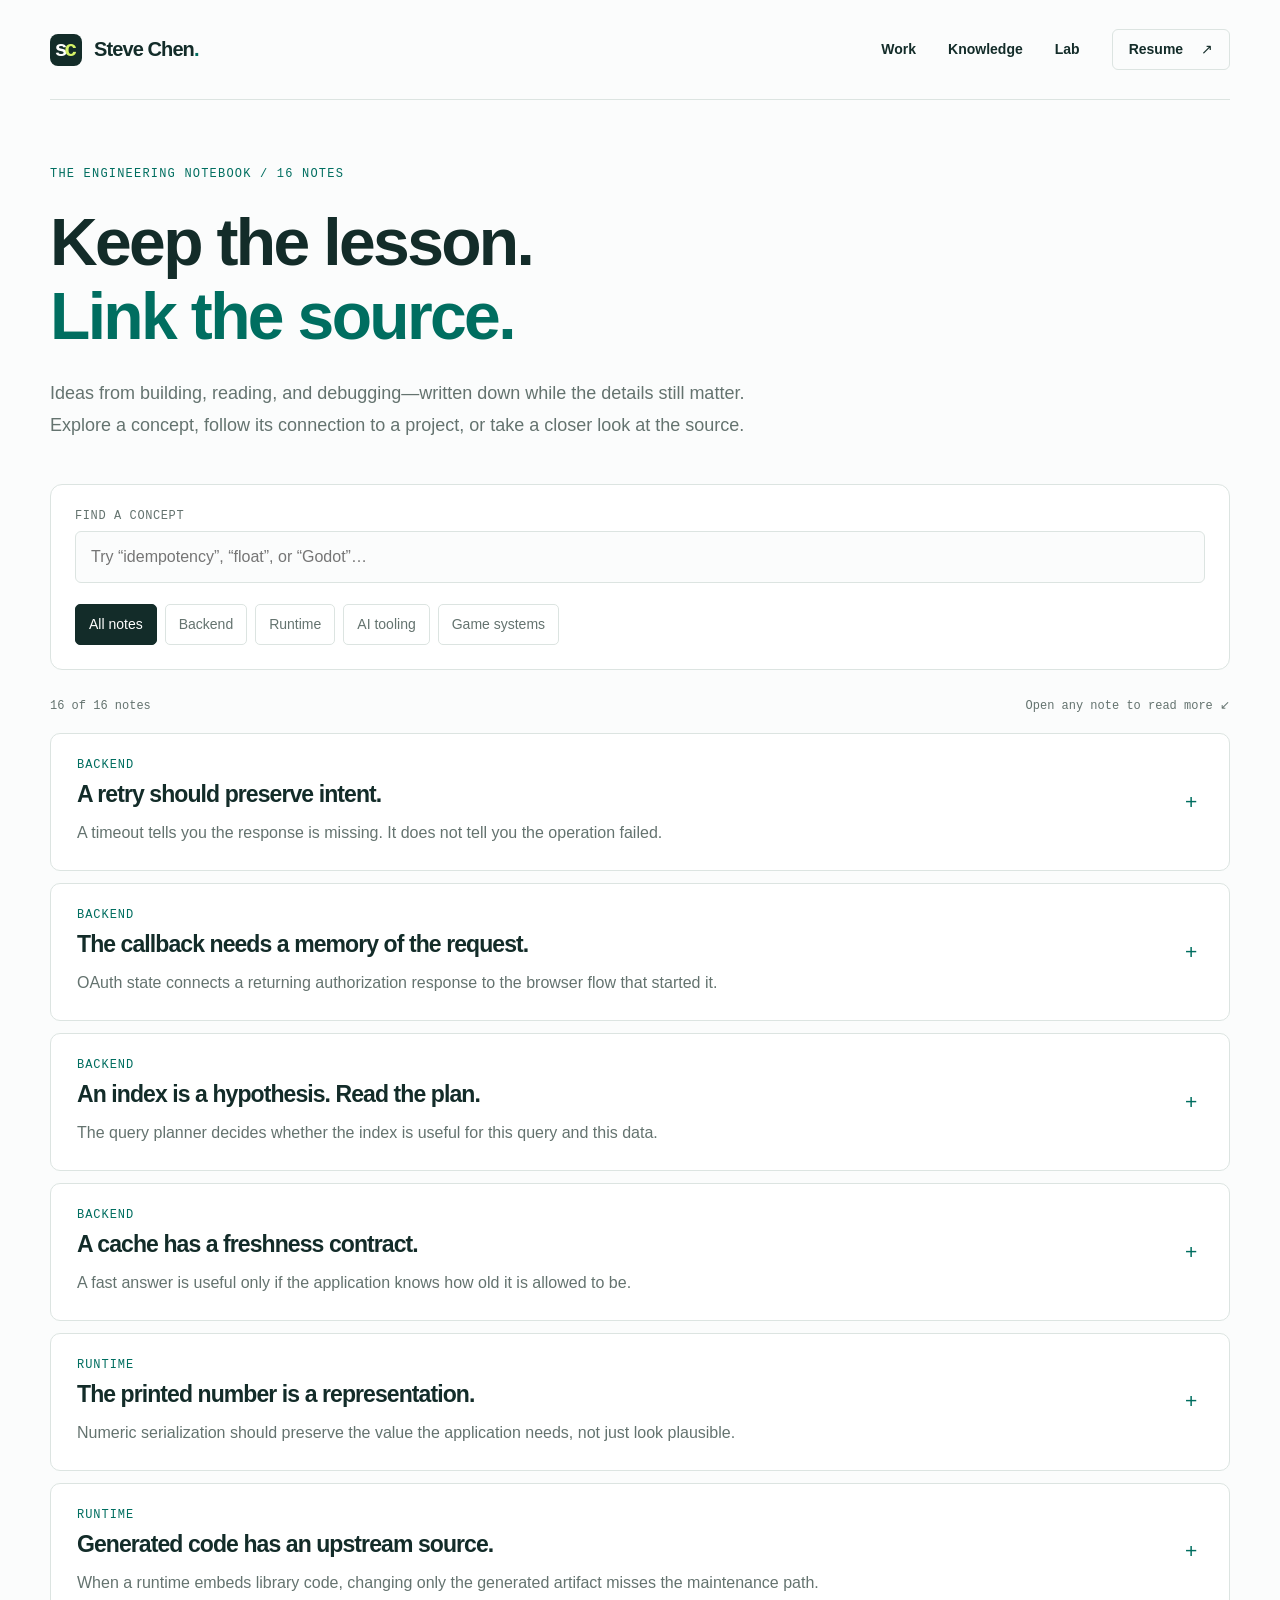
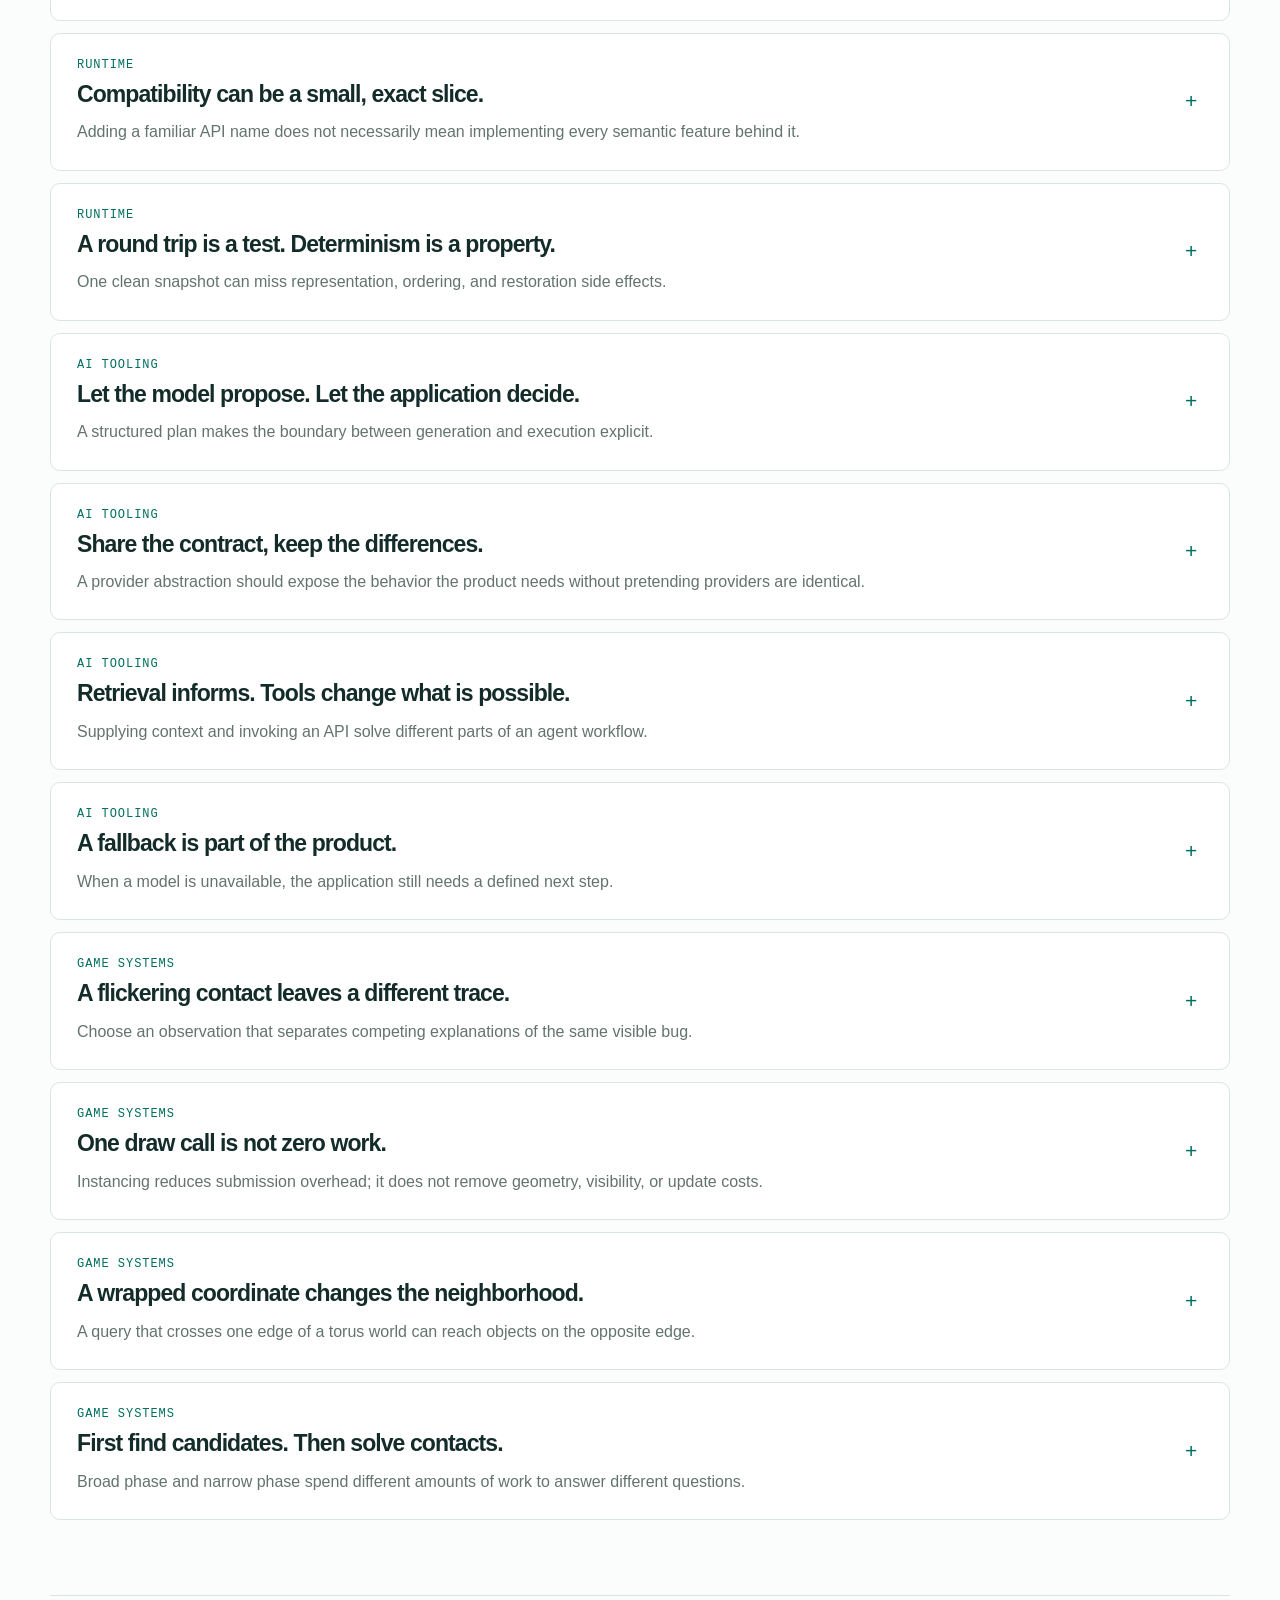
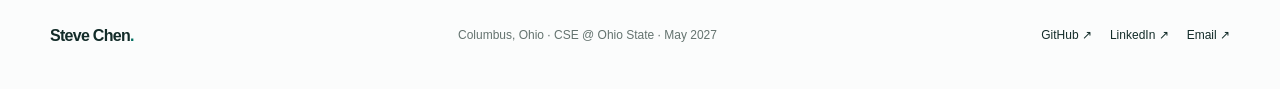
<file: notes.html>
<!doctype html>
<html lang="en"><head><meta charset="utf-8"><meta name="viewport" content="width=device-width,initial-scale=1"><title>Field notes — Steve Chen</title><meta name="description" content="A searchable engineering notebook connecting backend reliability, Python runtime behavior, AI developer tools, and game systems."><meta name="theme-color" content="#132c29"><meta property="og:title" content="Field notes — Steve Chen"><meta property="og:description" content="A searchable engineering notebook connecting backend reliability, Python runtime behavior, AI developer tools, and game systems."><meta property="og:type" content="website"><link rel="icon" href="assets/favicon.svg" type="image/svg+xml"><link rel="stylesheet" href="styles.css"></head><body><a class="skip-link" href="#main">Skip to content</a>
<header class="site-header container">
  <a class="nav-mark" href="index.html" aria-label="Steve Chen home"><span class="monogram" aria-hidden="true">s<span>c</span></span>Steve Chen<span class="brand-dot">.</span></a>
  <nav class="nav-links" aria-label="Main navigation"><a href="index.html#work">Work</a><a href="knowledge.html">Knowledge</a><a href="lab.html">Lab</a><a class="nav-resume" href="assets/Steve_Chen_Resume.pdf">Resume <span aria-hidden="true">↗</span></a></nav>
</header>
<main id="main" class="container"><section class="page-hero notebook-intro"><p class="eyebrow">The engineering notebook / 16 notes</p><h1>Keep the lesson.<br><span class="accent-text">Link the source.</span></h1><p>Ideas from building, reading, and debugging—written down while the details still matter. Explore a concept, follow its connection to a project, or take a closer look at the source.</p></section><section aria-label="Search and filter notes" class="notebook-toolbar"><div><label class="search-label" for="note-search">Find a concept</label><div class="search-wrap"><input type="search" id="note-search" placeholder="Try “idempotency”, “float”, or “Godot”…" autocomplete="off"><button class="button button-outline" id="clear-search" type="button" hidden>Clear</button></div></div><div class="filter-row" role="group" aria-label="Filter notes by topic"><button class="filter-button" type="button" data-category="All" aria-pressed="true">All notes</button><button class="filter-button" type="button" data-category="Backend" aria-pressed="false">Backend</button><button class="filter-button" type="button" data-category="Runtime" aria-pressed="false">Runtime</button><button class="filter-button" type="button" data-category="AI tooling" aria-pressed="false">AI tooling</button><button class="filter-button" type="button" data-category="Game systems" aria-pressed="false">Game systems</button></div></section><div class="notebook-meta"><p id="note-count" role="status" aria-live="polite">Loading notes…</p><span>Open any note to read more <span aria-hidden="true">↙</span></span></div><section class="notes-list" id="notes-list" aria-label="Engineering notes"><p class="loading-message">Opening the notebook…</p></section><noscript><p>The searchable notebook needs JavaScript. The full text is available in <a href="data/notes.json">the notes data file</a>. You can also <a href="index.html#work">explore the projects</a> without JavaScript.</p></noscript></main><footer class="site-footer container"><a class="nav-mark" href="index.html">Steve Chen<span class="brand-dot">.</span></a><p>Columbus, Ohio · CSE @ Ohio State · May 2027</p><div><a href="https://github.com/Steve5829">GitHub ↗</a><a href="https://www.linkedin.com/in/steve-chen-593265366/">LinkedIn ↗</a><a href="mailto:hxchen789@gmail.com">Email ↗</a></div></footer><script src="script.js" defer></script><script src="notes.js" defer></script></body></html>
</file>
<file: styles.css>
:root{--bg:#fbfcfc;--surface:#fff;--ink:#132c29;--green:#006e60;--accent:#d5f268;--muted:#64736f;--line:#dce4e1;--soft:#f0f5f3;--font:-apple-system,BlinkMacSystemFont,"Segoe UI",sans-serif;--mono:"SFMono-Regular",Consolas,"Liberation Mono",monospace;--radius:16px}
*{box-sizing:border-box}html{scroll-behavior:smooth;scroll-padding-top:110px}body{margin:0;background:var(--bg);color:var(--ink);font-family:var(--font);font-size:17px;line-height:1.65;-webkit-font-smoothing:antialiased}h1,h2,h3,p{margin:0}h1,h2,h3{line-height:1.12;letter-spacing:-.04em}a{color:inherit;text-decoration:none}a:hover{color:var(--green)}button,input,select{font:inherit}button,a,summary,input,select{-webkit-tap-highlight-color:transparent}button{cursor:pointer}img,svg{max-width:100%}button:focus-visible,a:focus-visible,summary:focus-visible,input:focus-visible,select:focus-visible{outline:3px solid #007d6f;outline-offset:5px}::selection{background:var(--accent);color:var(--ink)}.container{width:min(1180px,calc(100% - 96px));margin-inline:auto}.skip-link{position:fixed;top:-100px;left:16px;z-index:100;background:var(--ink);color:#fff;padding:10px 18px;border-radius:6px}.skip-link:focus{top:12px;color:#fff}.site-header{height:100px;display:flex;align-items:center;justify-content:space-between;gap:24px;border-bottom:1px solid var(--line)}.nav-mark{font-size:20px;font-weight:750;letter-spacing:-.045em;display:inline-flex;align-items:center;white-space:nowrap}.brand-dot{color:var(--green)}.monogram{width:32px;height:32px;display:inline-flex;align-items:center;justify-content:center;background:var(--ink);color:white;border-radius:8px;margin-right:12px;letter-spacing:-.13em;font-size:22px;font-weight:600;padding-right:3px}.monogram span{color:var(--accent)}.nav-links{display:flex;align-items:center;gap:32px;font-size:14px;font-weight:560}.nav-links a[aria-current=page]{color:var(--green);text-decoration:underline;text-underline-offset:7px}.nav-resume{border:1px solid var(--line);border-radius:6px;padding:8px 16px}.nav-resume:hover{border-color:var(--green)}.nav-resume span{margin-left:14px}.hero{display:grid;grid-template-columns:1.14fr 1fr;gap:64px;align-items:center;padding-block:90px 76px}.eyebrow{font:11px/1.5 var(--mono);letter-spacing:.1em;text-transform:uppercase;color:var(--green);font-weight:500}.availability{display:flex;align-items:center;gap:8px}.status-dot{width:7px;height:7px;border-radius:50%;background:var(--green);box-shadow:0 0 0 4px #e2f0eb}.hero h1{font-size:clamp(44px,5.7vw,76px);font-weight:650;line-height:1.045;margin-top:29px;letter-spacing:-.062em}.accent-text{color:var(--green)}.hero-description{font-size:18px;line-height:1.7;max-width:470px;margin-top:26px;color:var(--muted)}.hero-actions{display:flex;align-items:center;gap:28px;margin-top:32px}.button{display:inline-flex;align-items:center;justify-content:center;gap:24px;padding:13px 20px;border-radius:7px;border:1px solid transparent;font-size:14px;font-weight:600;line-height:1.5;transition:background .15s,transform .15s}.button:hover{transform:translateY(-2px)}.button-primary{color:#fff;background:var(--green)}.button-primary:hover{background:#07564d;color:#fff}.button-dark{color:#fff;background:var(--ink)}.button-dark:hover{background:var(--green);color:#fff}.button-outline{background:#fff;border-color:var(--line);color:var(--ink)}.text-link{font-size:14px;font-weight:600;display:inline-block}.text-link:hover{text-decoration:underline;text-underline-offset:5px}.hero-person{display:flex;gap:13px;align-items:center;margin-top:44px}.hero-person img{object-fit:cover;border-radius:50%;filter:saturate(.75)}.hero-person strong,.hero-person span{display:block;font-size:12px;line-height:1.7}.hero-person strong{font-weight:650}.hero-person span{color:var(--muted)}.code-card{background:#142e2b;color:#edf6ee;border-radius:14px;overflow:hidden;box-shadow:0 20px 50px -24px #102a293b;transform:rotate(1deg)}.code-top{background:#102724;padding:16px 19px;display:flex;align-items:center;justify-content:space-between;gap:12px;font:10px var(--mono);color:#a4b9b0;border-bottom:1px solid #38504b}.code-top>span:first-child{display:flex;gap:5px}.code-top i{display:block;width:6px;height:6px;background:#607872;border-radius:50%}.code-top i:first-child{background:#b3c69b}.code-file{color:#809a92}.code-card-body{padding:30px}.code-kicker{font:9px var(--mono);letter-spacing:.08em;color:#bcd1c8}.code-card h2{font-size:29px;font-weight:550;line-height:1.15;margin-top:17px;letter-spacing:-.035em}.code-explainer{font-size:13px;line-height:1.65;color:#b4cac0;margin-top:13px;max-width:330px}.code-snippet{padding-block:26px 25px;font:11px/2.2 var(--mono);white-space:nowrap}.code-comment{color:#73958b;padding-left:29px}.code-snippet code{display:block;font:inherit}.code-line{display:block}.code-line b{color:#65847a;font-weight:400;width:28px;display:inline-block}.code-line em{color:var(--accent);font-style:normal}.code-line strong{color:#90d6be;font-weight:400}.code-bottom{display:flex;justify-content:space-between;gap:16px;align-items:center;padding-top:20px;border-top:1px solid #3b554e;font-size:11px}.code-bottom a{color:#e7f1eb}.code-bottom a:hover{color:var(--accent)}.merged-badge{font:10px var(--mono);color:var(--accent)}.merged-badge>span{display:inline-flex;align-items:center;justify-content:center;width:16px;height:16px;border:1px solid #7e9858;border-radius:50%;margin-right:6px}.proof-strip{display:grid;grid-template-columns:1.2fr 1.1fr 1fr;border-top:1px solid var(--line);border-bottom:1px solid var(--line);padding-block:26px;gap:24px}.proof-strip p{display:flex;align-items:center;gap:15px}.proof-symbol{font-size:28px;line-height:1;color:var(--green);min-width:28px}.proof-strip strong,.proof-strip small{display:block}.proof-strip strong{font-size:12px;font-weight:650}.proof-strip small{font-size:11px;color:var(--muted);margin-top:2px}.section{padding-block:95px 0}.section-head{display:flex;justify-content:space-between;align-items:flex-end;gap:28px;margin-bottom:35px}.section-head h2{font-size:40px;font-weight:580;margin-top:17px}.section-head>p{font-size:14px;color:var(--muted);line-height:1.7}.project-grid{display:grid;grid-template-columns:1fr 1fr;gap:28px}.project-card{border:1px solid var(--line);border-radius:var(--radius);background:#fff;overflow:hidden;transition:box-shadow .2s}.project-card:hover{box-shadow:0 10px 35px -20px #2c63583b}.project-visual{height:280px;padding:24px;display:block;position:relative;overflow:hidden;border-bottom:1px solid var(--line)}.visual-label{font:9px var(--mono);letter-spacing:.1em;position:absolute;top:22px;left:25px;color:#436055}.visual-caption{font:10px var(--mono);position:absolute;bottom:20px;left:25px;color:#526d61}.vibe-visual{background:#edf2e7}.vibe-window{width:78%;max-width:365px;position:relative;top:22px;margin:auto;background:#fcfdf9;border:1px solid #c4d1bc;box-shadow:0 12px 30px -10px #66815035;border-radius:8px;transform:rotate(-3deg);padding-bottom:18px}.window-top{display:flex;justify-content:space-between;font:10px var(--mono);padding:9px 13px;border-bottom:1px solid #dbe3d4;color:#6c7e65}.vibe-prompt{font-size:12px;display:flex;align-items:center;gap:8px;margin:17px 15px 13px}.vibe-prompt>span{font-size:21px;color:var(--green)}.pipeline{display:flex;justify-content:center;gap:6px;align-items:center;font:8px var(--mono);margin-inline:12px}.pipeline span{padding:7px 8px;background:#edf2e7;border-radius:4px}.pipeline .highlight{background:#cce3ac;color:#21442a}.pipeline b{font-size:10px;font-weight:400;color:#90a082}.mini-tiles{display:flex;gap:8px;justify-content:center;margin:16px 20px 0}.mini-tiles i{height:20px;width:25px;background:#c0cf9f;border:1px solid #98ab7c;box-shadow:0 3px 0 #78915f;transform:skewY(-7deg)}.mini-tiles i:nth-child(2n){background:#5d8067;box-shadow:0 3px 0 #3d6551;border-color:#4c745a}.physics-visual{background:#172f2d}.physics-visual .visual-label,.physics-visual .visual-caption{color:#acc9be}.world-grid{position:absolute;width:310px;height:170px;top:42px;left:calc(50% - 155px);background-image:linear-gradient(#72998628 1px,transparent 1px),linear-gradient(90deg,#72998628 1px,transparent 1px);background-size:24px 24px;transform:perspective(500px) rotateX(42deg) rotateZ(-20deg);border:1px solid #73958355}.world-boundary{position:absolute;inset:19px;border:1px dashed #a5c7845c}.world-object{position:absolute;background:#a9d38155;border:1px solid #c6e997;box-shadow:8px 9px 0 #97ba7544}.object-one{left:42px;top:40px;width:62px;height:62px}.object-two{left:105px;top:96px;width:105px;height:22px}.object-three{left:210px;top:26px;width:35px;height:35px}.contact-point{position:absolute;top:98px;left:100px;width:7px;height:7px;border-radius:50%;background:#e5faab;box-shadow:0 0 15px #d4f268}.physics-pill{position:absolute;right:28px;bottom:59px;font:9px var(--mono);color:#cce0cf;border:1px solid #49685d;padding:8px 12px;border-radius:4px}.trace-visual{background:#f1f0e8}.trace-window{width:80%;max-width:365px;margin:35px auto 0;border:1px solid #d8dacf;background:#fff;border-radius:9px;padding:15px 18px;transform:rotate(2deg);box-shadow:0 12px 30px -15px #6f827739}.trace-row{display:flex;align-items:center;gap:8px;font-size:10px;line-height:2.8}.trace-row code{font:8px var(--mono);color:#7d8b79;margin-left:auto}.trace-dot{width:6px;height:6px;border-radius:50%;background:#3a8766;box-shadow:0 0 0 3px #edf5ee}.muted-dot{background:#a69258;box-shadow:0 0 0 3px #f6f2e8}.trace-result{display:flex;gap:5px;font-size:19px;border-top:1px solid #e2e8df;padding-top:10px;margin-top:7px;letter-spacing:-.04em}.trace-result>strong{font-weight:600;color:var(--green)}.agent-visual{background:#edf2f4}.agent-flow{position:relative;margin:28px auto 0;width:80%;max-width:350px}.agent-question{display:block;border:1px solid #c7d7dc;border-radius:6px;background:#fbfdfd;padding:10px 12px;font-size:11px;color:#42636b;text-align:center}.agent-branches{display:flex;align-items:center;justify-content:center;gap:18px;margin:14px 0}.agent-branches>div{background:#fbfdfd;border:1px solid #c7d7dc;border-radius:7px;width:105px;text-align:center;padding:10px}.agent-branches strong,.agent-branches small{display:block}.agent-branches strong{font-size:12px;font-weight:550}.agent-branches small{font:8px var(--mono);color:#738d90;margin-top:4px}.branch-icon{font-size:20px;color:#517a80;line-height:1;display:block;margin-bottom:6px}.branch-plus{color:#8fa7ab}.agent-answer{display:flex;align-items:center;justify-content:center;gap:7px;font:9px var(--mono);color:#56767c}.agent-answer i{height:5px;width:5px;background:#6e9888;border-radius:50%}.project-copy{padding:27px 28px 23px}.project-meta{display:flex;justify-content:space-between;gap:10px;font:9px/1.5 var(--mono);letter-spacing:.02em;color:var(--muted)}.new-label{color:var(--green)}.project-copy h3{font-size:27px;font-weight:600;margin-top:14px}.project-copy h3 a{display:flex;justify-content:space-between;align-items:center;gap:15px}.project-copy h3 a>span{font-size:20px;color:var(--green)}.project-copy>p{font-size:14px;color:var(--muted);line-height:1.75;margin-top:13px;min-height:74px}.tag-list{display:flex;flex-wrap:wrap;gap:8px;list-style:none;margin:20px 0 0;padding:0}.tag-list li,.tag-list>span,.tag{font:10px/1.5 var(--mono);border:1px solid var(--line);border-radius:4px;padding:4px 8px;color:#527267}.project-links{display:flex;justify-content:space-between;gap:20px;border-top:1px solid var(--line);padding-top:18px;margin-top:22px;font-size:11px;font-weight:550}.project-links>a:hover{text-decoration:underline;text-underline-offset:4px}.upstream-section{margin-top:80px;padding:37px 40px;border:1px solid var(--line);background:#f3f6f4;border-radius:var(--radius);display:grid;grid-template-columns:1fr 1.3fr;gap:50px;align-items:center}.upstream-section h2{font-size:31px;font-weight:580;margin-top:12px}.upstream-section p:not(.eyebrow){font-size:13px;line-height:1.7;color:var(--muted);margin-top:14px}.upstream-section .text-link{margin-top:17px;font-size:12px}.upstream-list>a{display:grid;grid-template-columns:48px 1fr 16px;align-items:center;gap:16px;padding-block:22px;border-bottom:1px solid var(--line)}.upstream-list>a:first-child{padding-top:0}.upstream-list>a:last-child{border:0;padding-bottom:0}.pr-number{font:12px var(--mono);color:var(--green)}.upstream-list strong{font-size:13px;display:block;font-weight:600}.upstream-list small{font-size:11px;display:block;color:var(--muted);margin-top:4px}.experience-list{border-top:1px solid var(--line)}.experience-item{border-bottom:1px solid var(--line)}.experience-item summary{list-style:none;display:grid;grid-template-columns:150px 1fr 160px 16px;gap:18px;align-items:center;cursor:pointer;padding:25px 0}.experience-item summary::-webkit-details-marker{display:none}.experience-date{font:10px var(--mono);color:var(--muted)}.experience-name strong,.experience-name>span{display:block}.experience-name strong{font-size:18px;font-weight:600;letter-spacing:-.02em}.experience-name>span{font-size:12px;color:var(--muted);margin-top:4px}.experience-kind{font-size:11px;color:var(--muted)}.details-plus{font-size:21px;font-weight:350;color:var(--green);transition:transform .15s}.experience-item[open] .details-plus{transform:rotate(45deg)}.experience-body{margin-left:168px;max-width:660px;padding-bottom:28px;font-size:15px;color:var(--muted);line-height:1.8}.experience-body .tag-list{margin-top:16px}.experience-body .text-link{margin-top:18px;font-size:12px;color:var(--green)}.notebook-teaser{display:grid;grid-template-columns:.95fr 1.25fr;gap:70px;align-items:center;padding-block:95px}.notebook-teaser h2{font-size:41px;font-weight:580;margin-top:18px}.notebook-teaser p:not(.eyebrow){font-size:15px;line-height:1.8;color:var(--muted);margin-top:20px;max-width:370px}.notebook-teaser .button{margin-top:23px}.teaser-notes{display:grid;grid-template-columns:1fr 1fr;gap:18px}.teaser-notes>a{position:relative;min-height:234px;background:#eff4ec;border:1px solid #dce5d5;border-radius:10px;padding:26px 22px;display:flex;flex-direction:column;justify-content:space-between}.teaser-notes>a:last-child{background:#f2f3ef;transform:translateY(22px)}.teaser-notes>a>span:first-child{font:9px var(--mono);letter-spacing:.05em;color:#6c8164}.teaser-notes h3{font-size:20px;font-weight:550;line-height:1.35;letter-spacing:-.025em;margin-block:24px 12px}.teaser-arrow{font-size:21px;color:var(--green)}.contact-section{border-top:1px solid var(--line);padding-block:75px}.contact-section h2{font-size:clamp(40px,4.7vw,62px);font-weight:580;letter-spacing:-.05em;margin-top:25px}.contact-row{display:flex;align-items:center;justify-content:space-between;gap:30px;margin-top:28px}.contact-row p{font-size:14px;color:var(--muted);line-height:1.8}.contact-email{display:inline-block;font:12px var(--mono);margin-top:25px;color:var(--green)}.site-footer{display:flex;align-items:center;justify-content:space-between;gap:25px;border-top:1px solid var(--line);padding-block:27px 40px}.site-footer .nav-mark{font-size:16px}.site-footer>p{font-size:10px;color:var(--muted)}.site-footer>div{display:flex;gap:18px;font-size:11px}.page-hero{padding-block:65px 42px;max-width:880px}.page-hero h1{font-size:clamp(40px,5.2vw,66px);font-weight:600;margin-top:23px}.page-hero>p:not(.eyebrow){font-size:18px;color:var(--muted);line-height:1.8;margin-top:23px;max-width:730px}.back-link{display:inline-flex;font:11px var(--mono);margin-top:35px;gap:9px;color:var(--muted)}.panel{background:#fff;border:1px solid var(--line);border-radius:12px;padding:28px}.dark-panel{background:var(--ink);border:1px solid #31524a;border-radius:12px;color:#f3f7f3;padding:28px}.case-layout{display:grid;grid-template-columns:minmax(0,1fr) 280px;gap:75px;padding-bottom:90px}.case-content{max-width:750px}.case-section{padding-top:32px;border-top:1px solid var(--line);margin-top:32px}.case-section:first-child{margin-top:0}.case-section h2{font-size:26px;font-weight:580;margin-bottom:18px}.case-section p{font-size:17px;line-height:1.85;color:#4a6057}.case-sidebar{padding-top:2px}.case-sidebar .panel{position:sticky;top:24px}.sidebar-label{font:10px var(--mono);color:var(--muted);letter-spacing:.07em;text-transform:uppercase;margin-bottom:8px}.sidebar-value{font-size:14px;margin-bottom:23px;line-height:1.6}.source-links{list-style:none;padding:0;margin:12px 0 0;display:grid;gap:13px}.source-links a{font-size:12px;line-height:1.6;text-decoration:underline;text-underline-offset:3px}.case-nav{display:flex;flex-wrap:wrap;gap:9px;margin-top:35px}.case-nav a{font-size:12px;padding:6px 11px;border:1px solid var(--line);border-radius:5px}.case-nav a[aria-current=page]{color:#fff;background:var(--green);border-color:var(--green)}.notebook-intro{max-width:730px}.notebook-toolbar{border:1px solid var(--line);border-radius:12px;background:#fff;padding:24px;display:flex;flex-direction:column;gap:21px;margin-bottom:28px}.search-label{font:10px var(--mono);text-transform:uppercase;letter-spacing:.05em;display:block;margin-bottom:8px;color:var(--muted)}.search-wrap{display:flex;gap:12px;align-items:center}.search-wrap input{width:100%;border:1px solid var(--line);border-radius:6px;background:var(--bg);padding:12px 15px;font-size:15px;color:var(--ink);min-width:0}.search-wrap .button{white-space:nowrap}.filter-row{display:flex;flex-wrap:wrap;gap:8px}.filter-button{font-size:12px;border:1px solid var(--line);background:white;border-radius:5px;padding:8px 13px;color:var(--muted)}.filter-button[aria-pressed=true]{background:var(--ink);border-color:var(--ink);color:white}.notebook-meta{display:flex;align-items:center;justify-content:space-between;gap:20px;margin-bottom:20px;font:11px var(--mono);color:var(--muted)}.notes-list{display:grid;gap:12px;margin-bottom:75px}.note-card{background:white;border:1px solid var(--line);border-radius:10px;overflow:hidden}.note-card>summary{list-style:none;cursor:pointer;padding:24px 26px;display:grid;grid-template-columns:1fr 18px;gap:20px;align-items:center}.note-card>summary::-webkit-details-marker{display:none}.note-category{font:9px var(--mono);text-transform:uppercase;color:var(--green);letter-spacing:.08em;display:block;margin-bottom:8px}.note-card h2{font-size:23px;font-weight:580;line-height:1.25;margin-bottom:10px}.note-teaser{font-size:14px;color:var(--muted);line-height:1.7;max-width:850px}.note-card[open]>summary{background:#f6f9f7}.note-card[open] .details-plus{transform:rotate(45deg)}.note-body{padding:0 26px 26px;max-width:950px}.note-body p{font-size:16px;color:#456056;line-height:1.85;margin-top:20px}.note-body .note-relation{font-size:12px;color:var(--muted);border-top:1px solid var(--line);padding-top:20px}.note-source-row{display:flex;flex-wrap:wrap;gap:12px 25px;margin-top:20px}.note-source-row a{font-size:12px;text-decoration:underline;text-underline-offset:4px;color:var(--green)}.loading-message,.empty-state{padding:35px;border:1px solid var(--line);border-radius:10px;background:#fff;color:var(--muted);font-size:16px}.error-message{padding:24px;background:#f5f0e6;border:1px solid #d6c8a9;border-radius:10px;color:#655434}.error-message a{text-decoration:underline}noscript{display:block;padding:20px;border:1px solid var(--line);margin-bottom:30px}noscript a{text-decoration:underline}[hidden]{display:none!important}.sr-only{position:absolute!important;width:1px;height:1px;overflow:hidden;clip:rect(0,0,0,0);white-space:nowrap}
@media(min-width:1500px){.hero h1{font-size:80px}}
@media(max-width:1100px){.container{width:calc(100% - 64px)}.hero{gap:38px}.hero h1{font-size:58px}.code-card-body{padding:24px}.code-snippet{font-size:9px}.code-card h2{font-size:26px}.code-card .code-explainer{font-size:12px}.proof-strip{gap:15px}.proof-strip p{gap:10px}.proof-strip strong{font-size:11px}.proof-strip small{font-size:10px}.project-visual{height:265px}.vibe-window{width:90%}.pipeline{gap:4px}.pipeline span{padding:6px}.trace-window{width:92%}.notebook-teaser{gap:40px}.teaser-notes>a{padding:20px 17px}.teaser-notes h3{font-size:18px}.experience-item summary{grid-template-columns:130px 1fr 120px 16px}.experience-body{margin-left:148px}.case-layout{gap:38px;grid-template-columns:minmax(0,1fr) 245px}}
@media(max-width:820px){.container{width:calc(100% - 48px)}.site-header{height:85px}.nav-links{gap:23px}.hero{grid-template-columns:1fr;gap:45px;padding-block:58px}.hero h1{font-size:clamp(48px,8vw,70px)}.hero-description{max-width:590px}.hero-person{margin-top:30px}.code-card{max-width:560px;width:100%;transform:rotate(0);margin-left:auto}.code-card-body{padding:28px}.code-card h2{font-size:30px}.code-snippet{font-size:12px}.proof-strip{grid-template-columns:1fr;gap:20px;padding-block:25px}.proof-strip strong{font-size:13px}.proof-strip small{font-size:11px}.proof-strip p{gap:15px}.section{padding-top:65px}.section-head h2{font-size:34px}.section-head>p{font-size:12px}.project-grid{gap:20px}.project-visual{height:240px;padding:18px}.visual-label{left:20px;font-size:8px}.visual-caption{left:20px;font-size:8px}.vibe-window{top:29px;width:100%}.vibe-prompt{font-size:9px;margin:13px 10px 9px}.vibe-prompt>span{font-size:17px}.pipeline{font-size:6px;gap:3px;margin-inline:8px}.pipeline span{padding:6px 4px}.mini-tiles{gap:6px;margin-top:12px}.mini-tiles i{width:19px;height:16px}.window-top{font-size:8px}.world-grid{width:240px;height:145px;left:calc(50% - 120px)}.object-three{left:180px}.physics-pill{font-size:7px;right:20px}.trace-window{width:100%;margin-top:35px;padding:12px}.trace-row{font-size:8px}.trace-row code{font-size:6px}.trace-result{font-size:16px}.agent-flow{width:100%;margin-top:30px}.agent-question{font-size:9px}.agent-branches{gap:10px;margin:11px 0}.agent-branches>div{width:85px;padding:8px}.agent-branches strong{font-size:10px}.agent-branches small{font-size:7px}.agent-answer{font-size:7px}.project-copy{padding:21px}.project-meta{font-size:8px}.project-copy h3{font-size:23px}.project-copy>p{font-size:13px;min-height:90px}.tag-list{gap:6px}.tag-list li,.tag-list>span{font-size:8px;padding:4px 6px}.project-links{font-size:10px;gap:10px}.upstream-section{grid-template-columns:1fr;gap:28px;padding:28px;margin-top:60px}.upstream-list>a:first-child{padding-top:20px;border-top:1px solid var(--line)}.experience-item summary{grid-template-columns:110px 1fr 16px;gap:15px}.experience-kind{display:none}.experience-date{font-size:9px}.experience-name strong{font-size:17px}.experience-name>span{font-size:11px}.experience-body{margin-left:125px;font-size:14px}.notebook-teaser{grid-template-columns:1fr;gap:30px;padding-block:65px}.notebook-teaser>div:first-child{max-width:500px}.notebook-teaser h2{font-size:36px}.teaser-notes{max-width:620px;margin-bottom:15px}.teaser-notes>a{min-height:215px;padding:24px}.teaser-notes h3{font-size:23px}.contact-section{padding-block:60px}.site-footer{flex-wrap:wrap}.site-footer>p{order:3;width:100%;margin-top:-15px}.case-layout{grid-template-columns:1fr;gap:35px}.case-sidebar{grid-row:1}.case-sidebar .panel{position:static;display:grid;grid-template-columns:1fr 1fr;gap:0 25px;padding:23px}.case-sidebar .source-block{grid-column:1/-1}.sidebar-value{margin-bottom:18px}.source-links{display:flex;flex-wrap:wrap;gap:18px}.case-section{padding-top:26px;margin-top:26px}}
@media(max-width:520px){.container{width:calc(100% - 36px)}.site-header{gap:12px;height:78px}.nav-mark{font-size:17px}.monogram{width:27px;height:27px;font-size:19px;margin-right:8px;border-radius:6px}.nav-links{gap:15px;font-size:11px}.nav-resume{border:0;padding:0}.nav-resume span{margin-left:2px}.hero{padding-block:45px}.eyebrow{font-size:9px}.hero h1{font-size:48px;letter-spacing:-.065em;margin-top:24px}.hero-description{font-size:16px;line-height:1.75;margin-top:21px}.hero-actions{gap:25px;margin-top:25px}.hero-actions .button{font-size:12px;padding:12px 15px;gap:15px}.hero-actions .text-link{font-size:12px}.hero-person strong,.hero-person span{font-size:11px}.code-card-body{padding:24px 21px}.code-card h2{font-size:27px}.code-card .code-explainer{font-size:12px}.code-snippet{font-size:9px}.code-top{padding:14px 17px;font-size:8px}.code-kicker{font-size:8px}.code-bottom{font-size:10px}.merged-badge{font-size:9px}.section-head{display:block;margin-bottom:25px}.section-head h2{font-size:34px;margin-top:13px}.section-head>p{font-size:14px;margin-top:18px}.desktop-break{display:none}.project-grid{grid-template-columns:1fr;gap:25px}.project-visual{height:270px;padding:24px}.vibe-window{width:86%;top:22px;max-width:330px}.window-top{font-size:9px}.vibe-prompt{font-size:11px;margin:17px 13px 13px}.vibe-prompt>span{font-size:20px}.pipeline{font-size:7px;gap:6px}.pipeline span{padding:7px 6px}.mini-tiles{margin-top:14px}.mini-tiles i{width:25px;height:20px}.visual-label{font-size:8px;left:24px}.visual-caption{font-size:9px;left:24px}.world-grid{width:280px;height:160px;left:calc(50% - 140px)}.object-three{left:210px}.physics-pill{font-size:8px;right:24px}.trace-window{width:88%;margin-top:31px;padding:14px}.trace-row{font-size:9px}.trace-row code{font-size:7px}.trace-result{font-size:19px}.agent-flow{width:87%;margin-top:27px}.agent-question{font-size:10px}.agent-branches{gap:15px;margin:14px 0}.agent-branches>div{width:98px;padding:11px}.agent-branches strong{font-size:11px}.agent-branches small{font-size:7px}.agent-answer{font-size:8px}.project-copy{padding:23px}.project-meta{font-size:9px}.project-copy h3{font-size:26px}.project-copy>p{font-size:14px;min-height:0}.tag-list li,.tag-list>span{font-size:9px;padding:4px 7px}.project-links{font-size:11px}.upstream-section{padding:25px}.upstream-section h2{font-size:29px}.upstream-list>a{grid-template-columns:40px 1fr 13px;gap:9px}.upstream-list strong{font-size:12px}.upstream-list small{font-size:10px}.pr-number{font-size:11px}.experience-item summary{grid-template-columns:1fr 16px;gap:7px;padding-block:24px}.experience-date{grid-column:1/-1;font-size:9px}.experience-name strong{font-size:18px}.experience-name>span{font-size:11px;max-width:285px}.experience-body{margin-left:0;font-size:14px}.teaser-notes{gap:12px}.teaser-notes>a{padding:20px 16px;min-height:205px}.teaser-notes h3{font-size:19px}.teaser-notes>a>span:first-child{font-size:8px}.contact-section h2{font-size:37px}.contact-row{display:block}.contact-row p{font-size:14px}.contact-row .button{margin-top:24px}.contact-email{font-size:11px}.site-footer .nav-mark{font-size:14px}.site-footer>div{gap:14px;font-size:10px}.site-footer>p{font-size:9px}.page-hero{padding-block:44px 32px}.page-hero h1{font-size:40px}.page-hero>p:not(.eyebrow){font-size:16px}.case-layout{padding-bottom:55px}.case-section p{font-size:16px}.case-section h2{font-size:25px}.case-sidebar .panel{padding:21px;grid-template-columns:1fr}.case-sidebar .source-block{grid-column:auto}.notebook-toolbar{padding:18px;gap:17px}.filter-row{gap:7px}.filter-button{font-size:10px;padding:7px 9px}.search-wrap input{font-size:13px;padding:11px 12px}.search-wrap .button{font-size:12px;padding:11px 12px}.notebook-meta{font-size:9px;gap:10px}.note-card>summary{padding:21px 20px;gap:15px}.note-card h2{font-size:21px}.note-teaser{font-size:13px}.note-body{padding:0 20px 23px}.note-body p{font-size:15px}.notes-list{gap:12px}.back-link{font-size:10px}}
@media(prefers-reduced-motion:reduce){html{scroll-behavior:auto}*,*::before,*::after{animation:none!important;transition:none!important}.button:hover{transform:none}}
@media print{.site-header,.site-footer,.hero-actions,.project-visual,.notebook-toolbar,.contact-section,.code-card{display:none}.container{width:100%}.hero,.project-grid,.case-layout,.notebook-teaser{display:block;padding:20px 0}.project-card,.experience-item{break-inside:avoid;margin-bottom:20px}.hero h1{font-size:40px}.section{padding-top:25px}.section-head h2{font-size:28px}body{font-size:12pt;color:#000;background:white}a{color:#000}.case-sidebar{display:none}}

/* Reading sizes stay comfortable at every viewport; miniature artwork is decorative. */
.hero-description,.project-copy>p,.experience-body,.notebook-teaser p:not(.eyebrow),.contact-row p,.section-head>p,.upstream-section p:not(.eyebrow),.note-teaser,.note-body p{font-size:16px}
.project-copy>p{min-height:0}
.nav-links,.button,.text-link,.project-links,.upstream-section .text-link,.experience-body .text-link,.source-links a,.case-nav a,.note-source-row a,.filter-button,.search-wrap .button,.contact-email{font-size:14px}
.eyebrow,.project-meta,.tag-list li,.tag-list>span,.tag,.proof-strip small,.experience-date,.experience-name>span,.experience-kind,.upstream-list small,.pr-number,.hero-person strong,.hero-person span,.sidebar-label,.note-category,.note-body .note-relation,.notebook-meta,.search-label,.back-link,.site-footer>p,.site-footer>div,.code-kicker,.code-top,.code-bottom,.merged-badge{font-size:12px}
.proof-strip strong,.upstream-list strong{font-size:14px}
.code-card .code-explainer{font-size:16px}
.code-snippet{font-size:12px;max-width:100%;overflow-x:auto;padding-bottom:24px}
.code-card h2{font-size:31px}
.project-links{flex-wrap:wrap}
.upstream-list>a{grid-template-columns:48px 1fr 16px}
.teaser-notes>a>span:first-child{font-size:12px}
.note-body .note-relation{font-size:14px}
.search-wrap input{font-size:16px}
.sidebar-value{font-size:16px}
.trace-result{flex-wrap:wrap;font-size:19px}
@media(max-width:820px){.proof-strip{grid-template-columns:1fr}.project-meta{flex-wrap:wrap}.project-copy h3{font-size:25px}.section-head>p{max-width:290px}.experience-item summary{grid-template-columns:130px 1fr 16px}.experience-body{margin-left:145px}.teaser-notes>a{min-height:235px}.code-card h2{font-size:32px}}
@media(max-width:520px){.nav-links{gap:10px;font-size:14px}.nav-mark{font-size:16px}.site-header{gap:9px}.hero-actions .button,.hero-actions .text-link{font-size:14px}.hero-actions{gap:22px}.project-meta{font-size:12px}.project-copy h3{font-size:27px}.experience-item summary{grid-template-columns:1fr 16px}.experience-body{margin-left:0}.experience-date{font-size:12px}.experience-name>span{font-size:12px}.code-top{font-size:11px;padding-inline:15px;gap:7px}.code-file{display:none}.code-kicker{font-size:11px}.code-card h2{font-size:29px}.code-card .code-explainer{font-size:16px}.code-bottom,.merged-badge{font-size:11px}.teaser-notes{grid-template-columns:1fr}.teaser-notes>a{min-height:210px;padding:25px}.teaser-notes>a:last-child{transform:none}.teaser-notes h3{font-size:26px}.teaser-notes>a>span:first-child{font-size:12px}.site-footer>p,.site-footer>div{font-size:12px}.site-footer{gap:23px}.site-footer>div{gap:12px}.filter-button{font-size:14px}.notebook-meta{font-size:12px;align-items:flex-start}.notebook-meta>span{max-width:150px;text-align:right}.note-teaser{font-size:16px}.note-body p{font-size:16px}.note-body .note-relation{font-size:14px}.contact-email{font-size:14px}.upstream-list strong{font-size:14px}.upstream-list small{font-size:12px}.pr-number{font-size:12px}.upstream-list>a{gap:12px}.trace-result{font-size:17px}}
@media(max-width:380px){.site-header{height:auto;min-height:100px;padding-block:16px;flex-wrap:wrap;gap:14px}.nav-links{width:100%;justify-content:space-between;gap:12px}}
</file>
<file: knowledge.css>
:root{--ink:#183e35;--muted:#61716b;--paper:#f5f7f1;--card:#fff;--line:#dce4dc;--green:#17684f;--lime:#d7ef9e;--blue:#dce9f7;--violet:#eee4f8;--shadow:0 3px 16px #183e3504;font-family:Inter,-apple-system,BlinkMacSystemFont,"Segoe UI","PingFang SC","Microsoft YaHei",sans-serif;color:var(--ink);background:var(--paper);font-synthesis:none}*{box-sizing:border-box}body{margin:0;font-size:14px;line-height:1.65}button,input,select,textarea{font:inherit;color:inherit}button,a,input,select,textarea{touch-action:manipulation}button{cursor:pointer}a{color:var(--green);text-underline-offset:4px}button:disabled{opacity:.4;cursor:default}button:focus-visible,a:focus-visible,input:focus-visible,select:focus-visible,textarea:focus-visible,[tabindex]:focus-visible{outline:3px solid #73a359;outline-offset:3px}input,select,textarea{max-width:100%;width:100%;border:1px solid #ccd8cf;border-radius:8px;background:#fff;padding:10px 11px}textarea{resize:vertical;min-height:110px;line-height:1.75}select{padding-right:25px}label{font-size:12px;font-weight:650;display:block}label>input,label>textarea,label>select{margin-top:6px}h1,h2,h3,p{margin-top:0}h1{font-size:clamp(25px,2.2vw,34px);line-height:1.35;letter-spacing:-1px;margin-bottom:9px;font-weight:650}h2{font-size:19px;line-height:1.4;font-weight:650;margin-bottom:12px}h3{font-size:16px;line-height:1.5;font-weight:650;margin-bottom:8px}p{margin-bottom:14px}small{font-size:11px}.topbar{height:88px;background:#fff;border-bottom:1px solid var(--line);display:flex;align-items:center;justify-content:space-between;padding:0 max(26px,calc((100vw - 1660px)/2));gap:20px}.brand{display:flex;align-items:center;gap:12px;text-decoration:none;color:var(--ink);font-size:17px;font-weight:680;line-height:1.4;white-space:nowrap}.brand small{display:block;font-size:8px;letter-spacing:1.3px;font-weight:600}.brand-mark{display:block;font-size:31px;letter-spacing:-4px;line-height:1;background:var(--ink);color:white;border-radius:12px;padding:10px 15px 12px 10px}.brand-mark>span{color:var(--lime)}.topbar nav{display:flex;padding:5px;gap:5px;border:1px solid var(--line);border-radius:12px;background:var(--paper)}.mode{background:transparent;border:0;border-radius:8px;padding:10px 16px;font-size:10px;color:var(--muted);display:flex;gap:8px;align-items:center}.mode span{font-size:13px;font-weight:650}.mode.active{background:var(--ink);color:white}.portfolio-link{font-size:12px;text-decoration:none;white-space:nowrap}main{max-width:1700px;margin:auto;padding:32px 26px 18px}.workspace-heading{display:flex;justify-content:space-between;align-items:center;gap:20px;margin-bottom:17px}.workspace-heading p:last-child{color:var(--muted);margin:0}.eyebrow{font-size:9px;font-weight:750;letter-spacing:1.6px;margin-bottom:9px;color:var(--green)}.workspace-meta{text-align:right;flex-shrink:0;font-size:11px;color:var(--muted)}.workspace-meta>div{display:flex;gap:5px;margin-top:8px}.quiet,.primary,.secondary{border:1px solid var(--line);border-radius:7px;background:#fff;padding:8px 11px;font-size:12px;font-weight:600;text-decoration:none;line-height:1.5}.quiet:hover,.secondary:hover{background:var(--paper);border-color:#a8bda8}.primary{background:var(--ink);color:#fff;border-color:var(--ink);padding:10px 14px}.primary:hover{background:var(--green)}.notice{font-size:11px;color:#566f61;padding:9px 13px;border:1px solid #dbe7d0;border-radius:7px;background:#edf4e6;margin-bottom:18px}#status:not(:empty){padding:9px 13px;margin-bottom:14px;border-radius:7px;background:var(--lime);font-size:12px}#status:empty{display:none}.panel{background:var(--card);border:1px solid var(--line);border-radius:12px;box-shadow:var(--shadow);min-width:0}.panel-top{display:flex;align-items:center;justify-content:space-between;gap:8px}.panel-top h2{margin:0}.count{font-size:10px;background:var(--paper);border-radius:20px;padding:2px 8px;color:var(--muted);white-space:nowrap}.knowledge-layout{display:grid;grid-template-columns:235px minmax(390px,1fr) 325px;gap:14px;align-items:start}.library{padding:18px 14px}.library .panel-top{margin-bottom:19px}.library h2{font-size:15px}.search-label{margin-bottom:6px}.filter-row{display:grid;grid-template-columns:1fr 1fr;gap:8px;margin:12px 0}.filter-row label{font-size:10px}.filter-row select{padding:8px 6px;font-size:11px}.node-results{max-height:420px;overflow-y:auto;scrollbar-width:thin;margin:8px -5px;padding:0 5px}.index-item{display:block;width:100%;border:0;background:transparent;padding:10px 9px;text-align:left;border-radius:7px;margin:3px 0;line-height:1.4}.index-item:hover{background:var(--paper)}.index-item.selected{background:#eaf2e1}.index-item strong{font-size:12px;font-weight:600;display:block}.index-item small{display:block;font-size:9px;margin-top:5px;color:var(--muted)}.index-item .search-excerpt{font-size:10px;font-weight:400;line-height:1.65;margin-top:5px;color:var(--muted)}.paths{border-top:1px solid var(--line);padding-top:17px;margin-top:13px}.path-button{width:100%;padding:8px 0;background:none;border:0;border-bottom:1px solid #eef1eb;text-align:left;font-size:11px;display:flex;gap:8px}.path-button span:first-child{color:#95a58d;font-size:9px;padding-top:2px}.graph-panel{overflow:hidden}.graph-panel>.panel-top{padding:18px 20px 12px}.graph-panel h2{font-size:16px}.graph-tools{padding:0 20px;display:flex;align-items:center;justify-content:space-between;gap:12px}.graph-tools label{display:flex;align-items:center;gap:8px;font-size:10px;white-space:nowrap}.graph-tools select{font-size:10px;width:auto;padding:4px 8px}.graph-key{display:flex;gap:9px;flex-wrap:wrap;font-size:8px;color:var(--muted)}.graph-key span:before{content:"";display:inline-block;width:6px;height:6px;border-radius:50%;margin-right:4px;background:var(--lime)}.graph-key .key-concept:before{background:#93b7d6}.graph-key .key-question:before{background:#be9ecd}.graph-canvas{background-image:radial-gradient(#dbe5da .7px,transparent .7px);background-size:19px 19px;margin-top:14px;min-height:360px;display:flex;align-items:center}.graph-canvas svg{display:block;width:100%;height:auto;min-height:350px;max-height:640px;overflow:visible}.network-edge{stroke:#c7d6c7;stroke-width:1.5;fill:none}.network-edge.path-edge{stroke:var(--green);stroke-width:3}.edge-label{font-size:10px;fill:#52735e;paint-order:stroke;stroke:#fff;stroke-width:5px;stroke-linejoin:round}.graph-node{cursor:pointer;outline:none}.graph-node rect{fill:#f2f7e9;stroke:#c9d6b8;stroke-width:1.2;transition:stroke .15s}.graph-node.concept rect,.graph-node.decision rect,.graph-node.pitfall rect{fill:#edf3fa;stroke:#c0d4e6}.graph-node.question rect,.graph-node.evidence rect{fill:#f5effa;stroke:#d9c8e5}.graph-node.selected rect{fill:var(--ink);stroke:var(--ink);stroke-width:2}.graph-node text{font-size:13px;fill:var(--ink);pointer-events:none;font-weight:550}.graph-node .node-kind{font-size:9px;fill:#6c7c6d;font-weight:400}.graph-node.selected text{fill:white}.graph-node.selected .node-kind{fill:#b5d1b4}.graph-node:hover rect,.graph-node:focus-visible rect{stroke:#327857;stroke-width:3}.graph-node.selected:hover rect{stroke:#a9c378}.graph-caption{padding:0 20px;font-size:10px;color:var(--muted);margin:4px 0 17px}.path-banner{background:#eef4e8;border-top:1px solid var(--line);padding:14px 20px;font-size:12px}.path-banner strong{display:block;margin-bottom:6px}.path-chain{display:flex;align-items:center;flex-wrap:wrap;gap:5px;font-size:10px}.node-link{border:1px solid #cfdcca;background:white;color:var(--green);border-radius:6px;padding:5px 8px;font-size:11px;max-width:100%;text-align:left}.node-link:hover{background:#edf4e6}.connection-finder{padding:16px 20px;background:#fafcf8;border-top:1px solid var(--line)}.connection-finder>div{display:flex;gap:8px;margin-top:6px}.connection-finder select{font-size:11px;min-width:0}.connection-finder button{white-space:nowrap;font-size:10px}.connection-finder p{font-size:9px;color:var(--muted);margin:7px 0 0}.inspector{padding:20px;max-height:1100px;overflow:auto;scrollbar-width:thin}.inspector h2{font-size:22px;line-height:1.4;letter-spacing:-.4px;margin:12px 0}.inspector .summary{font-size:13px;line-height:1.9}.node-badges{display:flex;gap:5px;flex-wrap:wrap}.badge{font-size:9px;padding:3px 7px;border:1px solid var(--line);border-radius:5px;background:#f8faf5;line-height:1.4}.badge.level-study{background:#f4effb;border-color:#e5d9f2;color:#66537c}.badge.level-upstream{background:#e4f2e8;color:#32634c}.badge.level-resume{background:#edf2f8;color:#526679}.detail-section{border-top:1px solid var(--line);padding-top:16px;margin-top:19px}.detail-section h3{font-size:11px;color:var(--green);margin-bottom:10px}.detail-section p{font-size:12px;line-height:1.85;color:#425b51}.detail-section .source-list{margin:0;padding-left:17px;font-size:11px;line-height:1.75}.source-list li{margin:8px 0;overflow-wrap:anywhere}.source-list .reference{color:var(--muted);font-size:10px;display:block}.related-item{margin:8px 0}.related-item>small{display:block;color:var(--muted);font-size:9px;margin-bottom:3px}.related-item .node-link{border:0;background:#f3f7ee;width:100%;padding:7px 8px;font-size:11px}.detail-section textarea{font-size:11px;min-height:100px}.note-status{font-size:9px;color:var(--muted)}.inspector .primary{width:100%;margin-top:12px}.inspector .button-row{margin-top:12px}.muted{color:var(--muted);font-size:13px}.fine-print{color:var(--muted);font-size:11px;line-height:1.8;margin-top:16px}.button-row{display:flex;gap:8px;flex-wrap:wrap}.job-layout{display:grid;grid-template-columns:minmax(300px,.8fr) minmax(460px,1.2fr);gap:18px}.job-input,.job-output{padding:28px}.job-input h2{font-size:25px;line-height:1.5;margin:12px 0}.job-input textarea{margin:8px 0 13px;font-size:12px;min-height:320px}.job-output>.panel-top{padding-bottom:19px;border-bottom:1px solid var(--line)}.empty-state{padding:76px 20px;text-align:center;color:var(--muted);max-width:400px;margin:auto}.empty-state h3{color:var(--ink)}.empty-symbol{font-size:42px;color:#95b27c}.empty-state p{font-size:12px}.match-section{padding:23px 0;border-bottom:1px solid var(--line)}.match-section>h3{font-size:14px;display:flex;align-items:center;gap:7px}.match-section>p{font-size:11px;color:var(--muted)}.match-card{padding:13px 15px;border-radius:8px;border:1px solid var(--line);background:#fafcf7;margin:10px 0}.match-card>strong{font-size:12px}.match-card p{font-size:11px;color:var(--muted);margin:6px 0 9px}.match-card .badge{margin:0 4px 4px 0}.chips{display:flex;gap:6px;flex-wrap:wrap}.practice-layout{display:grid;grid-template-columns:250px minmax(390px,1fr) 255px;gap:16px}.practice-queue,.practice-guide{padding:21px}.practice-queue label{margin-top:16px}.checkbox{display:flex;gap:6px;align-items:center;font-size:11px}.checkbox input{width:13px;height:13px;margin:0}#question-list{margin-top:14px;max-height:740px;overflow:auto}.question-item{width:100%;display:block;text-align:left;border:0;border-left:3px solid transparent;background:transparent;border-radius:4px;padding:12px 9px;margin:4px 0;font-size:11px;line-height:1.6}.question-item.selected{background:#eef4e7;border-left-color:var(--green)}.question-item:hover{background:#f5f8f0}.question-item small{display:block;font-size:9px;color:var(--muted);margin-top:5px}.practice-card{padding:30px}.practice-card h2{font-size:27px;line-height:1.5;margin:17px 0}.practice-card .question-context{font-size:12px;color:var(--muted)}.answer-label{margin-top:24px}.practice-card textarea{font-size:13px;min-height:225px}.practice-card details{margin-top:24px;border:1px solid var(--line);border-radius:9px;background:#fafcf7;padding:13px 17px}.practice-card summary{cursor:pointer;font-size:12px;font-weight:650}.reference-answer{font-size:13px;line-height:1.9;white-space:pre-wrap;margin-top:14px}.followups{font-size:12px;padding-left:19px;line-height:1.85}.review-block{border-top:1px solid var(--line);margin-top:24px;padding-top:20px}.review-block h3{font-size:12px}.review-buttons{display:grid;grid-template-columns:1fr 1fr 1fr;gap:8px}.review-buttons button{border:1px solid var(--line);border-radius:7px;padding:11px 4px;background:white;font-size:11px}.review-buttons button:hover{background:#edf4e6}.review-buttons button:last-child{background:#e8f1de}.review-buttons small{display:block;color:var(--muted);font-size:9px}.practice-guide h2{font-size:20px}.practice-guide ol{list-style:none;padding:0;counter-reset:guide}.practice-guide li{position:relative;padding:0 0 21px 31px;counter-increment:guide}.practice-guide li:before{content:counter(guide);position:absolute;left:0;top:2px;width:21px;height:21px;border:1px solid var(--line);border-radius:50%;text-align:center;font-size:10px;line-height:20px}.practice-guide strong{font-size:12px;display:block}.practice-guide li span{font-size:11px;color:var(--muted);display:block}.workspace-footer{margin-top:26px;display:flex;justify-content:space-between;gap:18px;color:#6e7b6d;font-size:9px;flex-wrap:wrap}.skip{position:absolute;top:-100px;z-index:10;background:white;padding:15px}.skip:focus{top:0}dialog{border:1px solid var(--line);border-radius:14px;max-width:520px;width:calc(100% - 32px);padding:25px;color:var(--ink);max-height:90vh}dialog::backdrop{background:#17392d70;backdrop-filter:blur(3px)}dialog label{margin-top:13px}dialog .primary{margin-top:18px}dialog .panel-top{margin-bottom:15px}[hidden]{display:none!important}.no-results{font-size:11px;color:var(--muted);padding:16px 8px}.guide-page{max-width:820px;margin:auto;padding:50px 25px}.guide-page section{padding:25px;margin:20px 0}.guide-page h1{margin-top:20px}.guide-page li{margin:12px 0}.guide-page code{font-size:12px}.guide-page .step{color:var(--green);font-size:11px;letter-spacing:1px}@media(min-width:1500px){.knowledge-layout{grid-template-columns:260px minmax(450px,1fr) 355px}.inspector{padding:24px}}@media(max-width:1190px){.knowledge-layout{grid-template-columns:205px minmax(300px,1fr) 285px;gap:10px}.topbar{padding:0 20px}.topbar .portfolio-link{display:none}.graph-key{display:none}.inspector{padding:17px}.practice-layout{grid-template-columns:220px minmax(350px,1fr)}.practice-guide{grid-column:1/-1}.practice-guide ol{display:flex;gap:24px}.practice-guide li{flex:1;padding-bottom:0}.practice-guide .fine-print{max-width:650px}}@media(max-width:950px){main{padding:24px 18px}.knowledge-layout{grid-template-columns:210px minmax(0,1fr)}.inspector{grid-column:2;max-height:none}.library{grid-row:1/3}.node-results{max-height:540px}.graph-canvas{min-height:300px}.graph-canvas svg{min-height:300px}.workspace-heading{align-items:flex-start}.workspace-meta{max-width:155px}.workspace-meta>div{flex-wrap:wrap;justify-content:flex-end}.job-layout{grid-template-columns:1fr}.job-input textarea{min-height:220px}.topbar{gap:12px}.mode{padding:9px 12px}.brand small{font-size:7px}.brand{font-size:15px}.brand-mark{font-size:25px}.practice-card{padding:22px}}@media(max-width:680px){body{font-size:13px}.topbar{height:auto;min-height:115px;padding:14px 16px;flex-wrap:wrap;gap:12px}.brand{font-size:14px}.brand small{font-size:7px;letter-spacing:1px}.brand-mark{font-size:24px;border-radius:8px;padding:8px 12px 9px 8px}.topbar nav{width:100%;justify-content:space-between;padding:4px;order:2}.mode{padding:9px 10px;gap:6px;flex:1;justify-content:center}.mode span{font-size:11px}.topbar .portfolio-link{display:block;margin-left:auto;font-size:10px}main{padding:23px 13px 18px}.workspace-heading{display:block}.workspace-heading h1{font-size:25px;line-height:1.45;letter-spacing:-.5px}.workspace-heading p:last-child{font-size:11px}.workspace-meta{display:flex;max-width:none;text-align:left;align-items:center;justify-content:space-between;margin-top:17px;font-size:10px}.workspace-meta>div{margin:0;flex-wrap:nowrap}.workspace-meta .quiet{padding:6px 8px;font-size:10px}.notice{font-size:10px;line-height:1.75}.knowledge-layout{display:flex;flex-direction:column;gap:13px}.knowledge-layout>.panel{width:100%}.library{padding:14px}.library .panel-top{margin-bottom:10px}.library .search-label{font-size:10px}.filter-row{margin:8px 0;gap:8px}.node-results{max-height:135px;display:grid;grid-template-columns:1fr 1fr;gap:3px;margin:6px -2px}.index-item{margin:0;padding:8px}.index-item strong{font-size:11px}.index-item small{font-size:8px}.paths{padding-top:12px;margin-top:10px}.paths .eyebrow{margin-bottom:5px}#learning-paths{display:flex;overflow-x:auto;gap:8px;padding-bottom:2px}.path-button{flex:0 0 auto;width:auto;max-width:160px;border:1px solid var(--line);border-radius:5px;padding:5px 7px;font-size:9px}.path-button span:first-child{display:none}.graph-panel>.panel-top{padding:15px 14px 10px}.graph-panel h2{font-size:15px}.graph-panel .quiet{font-size:10px;padding:6px 8px}.graph-tools{padding:0 14px}.graph-canvas{margin-top:9px;min-height:270px}.graph-canvas svg{min-height:270px}.graph-caption{padding:0 14px;font-size:9px}.connection-finder{padding:13px 14px}.connection-finder>div{gap:6px}.connection-finder select{font-size:10px;padding:8px 5px}.connection-finder .primary{font-size:9px;padding:8px}.inspector{padding:20px}.inspector h2{font-size:24px}.inspector .summary{font-size:13px}.detail-section p{font-size:13px}.detail-section .source-list{font-size:12px}.job-input,.job-output{padding:20px}.job-input h2{font-size:23px}.job-output>.panel-top{align-items:center}.job-output h2{font-size:17px}.practice-layout{display:flex;flex-direction:column}.practice-queue{padding:17px}.practice-queue label{margin-top:10px}.practice-queue #question-list{max-height:190px}.practice-queue .question-item{font-size:11px;padding:8px}.practice-card{padding:22px 18px}.practice-card h2{font-size:23px}.practice-guide ol{display:block}.practice-guide li{margin-bottom:15px}.workspace-footer{font-size:9px;gap:8px;margin-top:18px}.workspace-footer span{width:100%}.path-banner{padding:13px 14px}.graph-node text{font-size:15px}.graph-node .node-kind{font-size:10px}.edge-label{font-size:11px}.empty-state{padding:42px 0}}@media(prefers-reduced-motion:reduce){*{scroll-behavior:auto!important;transition:none!important}}

.match-snippet{border-top:1px dashed #dbe4d4;padding-top:8px;font-size:10px!important;overflow-wrap:anywhere}.inspector p{overflow-wrap:anywhere}@media(max-width:680px){.graph-canvas svg{max-height:none;min-height:0}.graph-canvas{min-height:0}.graph-node text{font-size:13px}.graph-node .node-kind{font-size:9px}}
</file>
<file: lab.css>
.lab-heading{padding:30px 0 16px!important}.lab-heading h1{font-size:clamp(2.4rem,4vw,3.3rem);line-height:1.05;margin:12px 0 16px}.lab-intro{font-size:1.05rem;max-width:700px}.lab-meta{display:flex;flex-wrap:wrap;gap:10px 24px;font-size:.85rem;color:var(--muted);margin-top:14px}.lab-meta a{color:var(--ink)}.lab-context{max-width:900px;color:var(--muted);font-size:.94rem;line-height:1.65;margin-bottom:16px}.lab-summary{display:flex;flex-wrap:wrap;gap:18px;margin:18px 0 24px}.lab-stat{border-left:2px solid var(--line);padding:0 24px 0 16px}.lab-stat strong{display:block;font-size:1.6rem;line-height:1.4;color:var(--ink)}.lab-stat span{font-size:.8rem;color:var(--muted)}.lab-workspace{display:grid;grid-template-columns:300px minmax(0,1fr);gap:30px;align-items:start}.lab-sidebar label{display:block;font-size:.85rem;font-weight:600;margin-bottom:9px}.lab-sidebar input{width:100%;border:1px solid #9cafa5;background:white;color:var(--ink);border-radius:4px;padding:12px;font:inherit;font-size:.9rem;min-height:48px}.lab-count{font-size:.8rem;color:var(--muted);margin:12px 0}.lab-cases{display:flex;flex-direction:column;gap:8px;max-height:720px;overflow-y:auto;padding:3px 6px 3px 3px}.lab-case{font:inherit;color:var(--ink);background:transparent;border:1px solid var(--line);padding:14px 16px;border-radius:4px;text-align:left;cursor:pointer}.lab-case strong{display:block;font-size:.9rem;line-height:1.4;margin-bottom:4px}.lab-case span{font-size:.76rem;color:var(--muted)}.lab-case[aria-pressed=true]{background:#e8f2eb;border-color:#386e59;box-shadow:inset 3px 0 #386e59}.lab-case:hover{border-color:#386e59}.lab-result{border:1px solid var(--line);border-radius:6px;min-width:0;overflow:hidden}.lab-result>p{padding:22px}.lab-result-head{background:#eaf2ed;padding:24px}.lab-result-head h2{font-size:1.7rem;line-height:1.2;margin:12px 0 18px;letter-spacing:-.025em}.lab-result-head p{font-size:.9rem;color:var(--muted);margin:14px 0 0}.lab-badge{font: .77rem/1.4 ui-monospace,SFMono-Regular,Menlo,monospace;display:inline-block;background:#d6f1e0;border:1px solid #91b59f;color:#1b5133;padding:5px 10px;border-radius:3px}.lab-badge.reject{background:#ffede5;border-color:#d7a68e;color:#8c3812}.lab-section{padding:22px 24px;border-top:1px solid var(--line)}.lab-section h3{font-size:1rem;letter-spacing:0;margin:0 0 14px}.lab-section li{font-size:.9rem;overflow-wrap:anywhere;line-height:1.65;margin-bottom:7px}.lab-section ul{margin:0;padding-left:20px}.lab-section p{font-size:.9rem;line-height:1.65;margin:0 0 10px;color:var(--muted)}.lab-section pre,.lab-run pre{overflow:auto;background:#142c25;color:#e7f1eb;border-radius:4px;padding:20px;font:.78rem/1.8 ui-monospace,SFMono-Regular,Menlo,monospace;max-height:450px;margin:0}.lab-copy-row{display:flex;justify-content:space-between;align-items:center;gap:14px;margin-bottom:12px}.lab-copy-row h3{margin:0}.lab-copy-row button{font:inherit;font-size:.8rem;border:1px solid var(--line);border-radius:4px;background:white;color:var(--ink);padding:6px 10px;cursor:pointer}.lab-copy-status{min-height:1.5em;font-size:.76rem!important;color:#236045!important}.lab-details summary{font-size:.85rem;cursor:pointer}.lab-details pre{margin-top:16px}.lab-run{display:grid;grid-template-columns:1fr 1.15fr;gap:50px;margin-top:70px;padding-top:40px;border-top:1px solid var(--line);align-items:start}.lab-run h2{font-size:2.2rem;margin:14px 0 20px}.lab-run p{color:var(--muted);font-size:.96rem;line-height:1.65}.lab-provenance{font-size:.8rem;line-height:1.65;color:var(--muted);max-width:900px;margin:35px 0 60px}.lab-error{border:1px solid #b98166;background:#fff4eb;color:#773e26;padding:24px;margin-bottom:30px}.lab-empty{font-size:.9rem;color:var(--muted);padding:20px 0}.lab-hash{overflow-wrap:anywhere;font-size:.75rem;font-family:ui-monospace,monospace}.lab-result :focus-visible,.lab-sidebar :focus-visible{outline:3px solid #006e60;outline-offset:3px}.skip-link:not(:focus){position:absolute;clip:rect(0,0,0,0);width:1px;height:1px;overflow:hidden}
@media(max-width:800px){.lab-workspace,.lab-run{grid-template-columns:1fr;gap:24px}.lab-cases{display:grid;grid-template-columns:1fr 1fr;max-height:290px}.lab-run{margin-top:45px}.lab-section,.lab-result-head{padding:20px}.lab-stat{padding-right:12px}.lab-meta{gap:8px 16px}.lab-result-head h2{font-size:1.5rem}}
</file>
